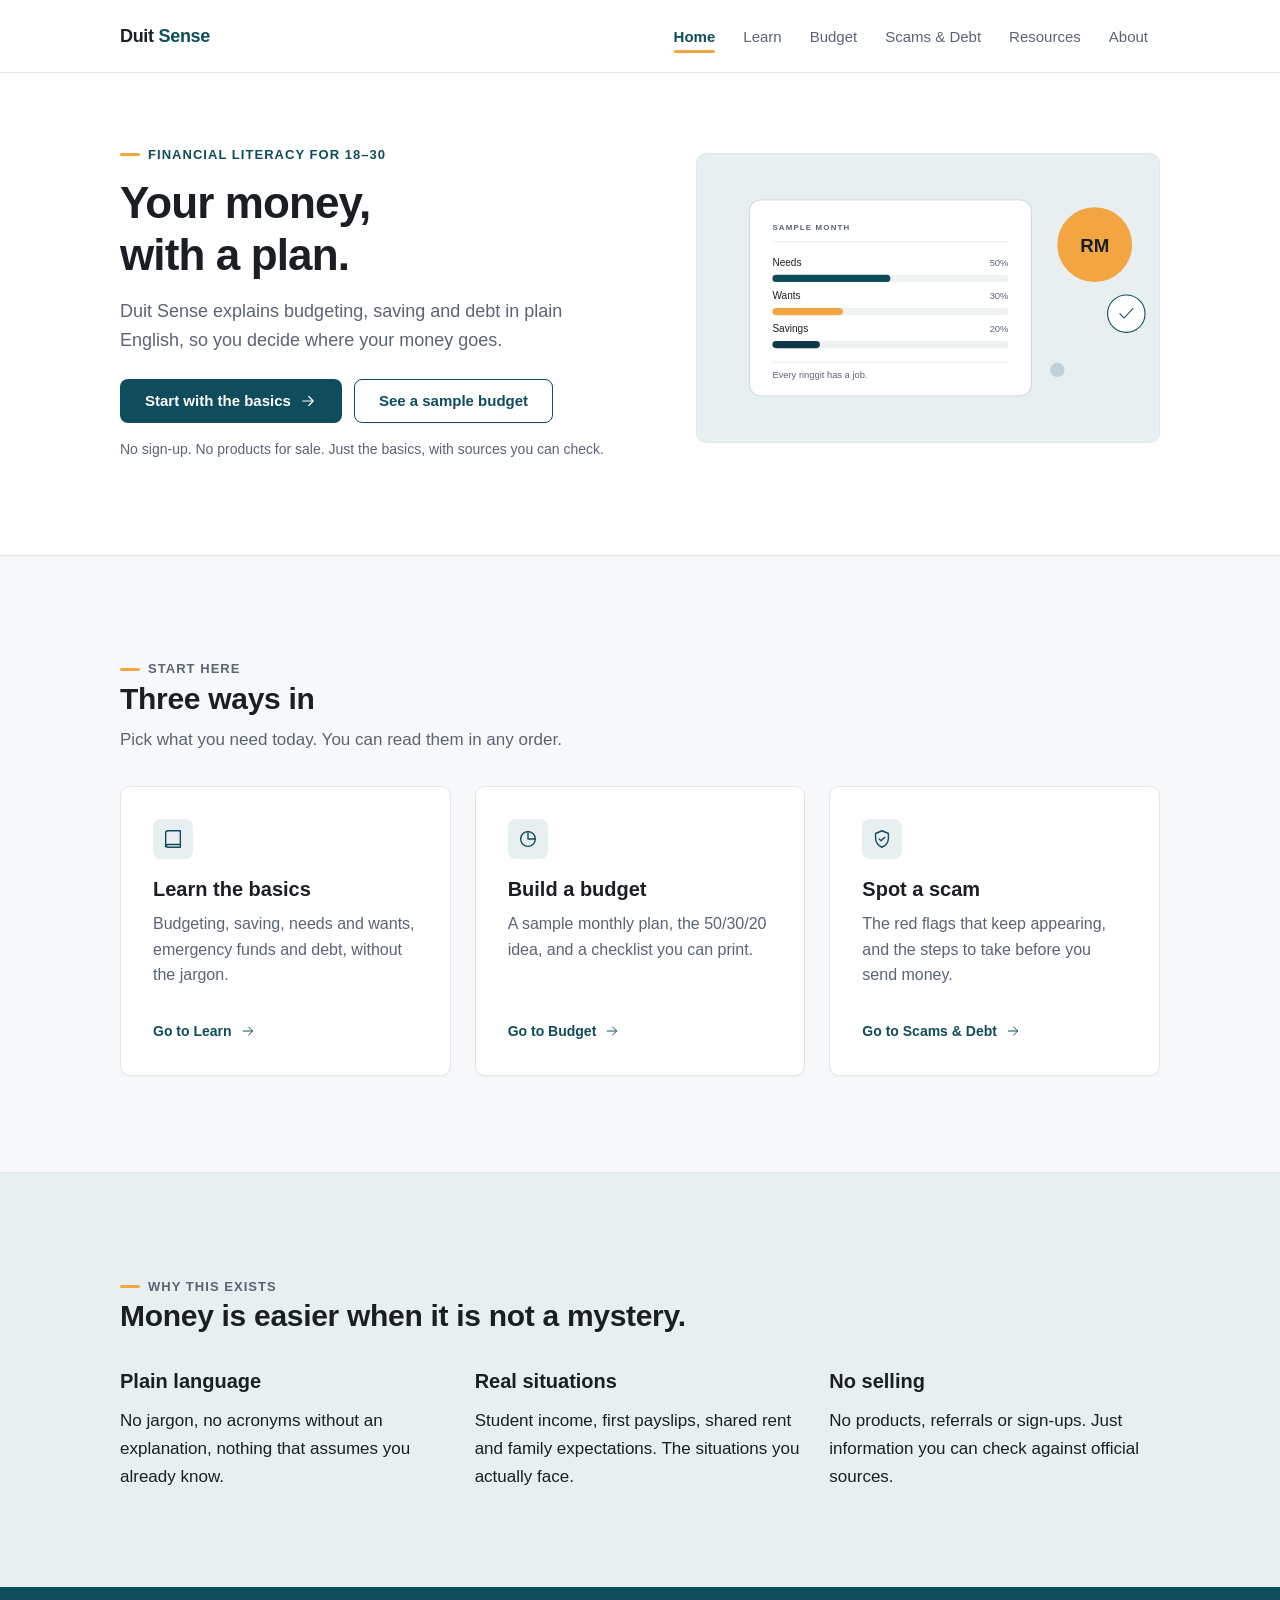
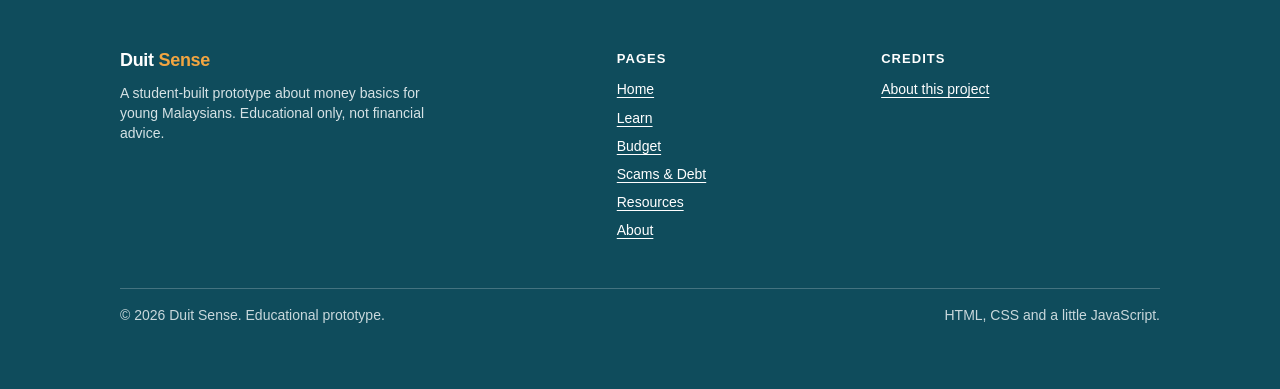
<file: hci-practical-test/index.html>
<!DOCTYPE html>
<html lang="en">
<head>
  <meta charset="utf-8">
  <meta name="viewport" content="width=device-width, initial-scale=1">
  <title>Duit Sense — Money basics for young Malaysians</title>
  <meta name="description" content="Plain-English financial literacy for Malaysians aged 18 to 30. Learn the basics, build a sample budget, and spot common scams.">
  <link rel="icon" href="data:,">
  <script>document.documentElement.classList.add("js");</script>
  <link rel="stylesheet" href="css/style.css">
</head>
<body>
  <a class="skip-link" href="#main">Skip to content</a>

  <header class="site-header">
    <div class="container header-inner">
      <a class="wordmark" href="index.html">Duit <span>Sense</span></a>

      <button class="nav-toggle" type="button" aria-expanded="false" aria-controls="site-nav">
        <span class="visually-hidden">Menu</span>
        <svg class="icon-open" aria-hidden="true" viewBox="0 0 24 24"><path d="M4 7h16M4 12h16M4 17h16"/></svg>
        <svg class="icon-close" aria-hidden="true" viewBox="0 0 24 24"><path d="M6 6l12 12M18 6L6 18"/></svg>
      </button>

      <nav class="site-nav" id="site-nav" aria-label="Main">
        <ul>
          <li><a href="index.html" aria-current="page">Home</a></li>
          <li><a href="learn.html">Learn</a></li>
          <li><a href="budget.html">Budget</a></li>
          <li><a href="scams.html">Scams &amp; Debt</a></li>
          <li><a href="resources.html">Resources</a></li>
          <li><a href="about.html">About</a></li>
        </ul>
      </nav>
    </div>
  </header>

  <main id="main">
    <section class="hero">
      <div class="container">
        <div>
          <p class="kicker">Financial literacy for 18–30</p>
          <h1>Your money, with a plan.</h1>
          <p class="hero__lede">Duit Sense explains budgeting, saving and debt in plain English, so you decide where your money goes.</p>
          <div class="hero__actions">
            <a class="btn btn--primary" href="learn.html">
              Start with the basics
              <svg aria-hidden="true" viewBox="0 0 24 24"><path d="M5 12h14M13 6l6 6-6 6"/></svg>
            </a>
            <a class="btn btn--ghost" href="budget.html">See a sample budget</a>
          </div>
          <p class="hero__note">No sign-up. No products for sale. Just the basics, with sources you can check.</p>
        </div>

        <div class="hero__art">
          <!-- {{IMG: home-hero.jpg — optional photo, 1600x1000. See images/README.txt}} -->
          <svg viewBox="0 0 640 400" role="img" aria-labelledby="hero-art-title">
            <title id="hero-art-title">Illustration of a sample monthly budget card, split into needs, wants and savings.</title>
            <rect x="72" y="64" width="392" height="272" rx="16" fill="#ffffff" stroke="#0f4c5c" stroke-opacity=".16" stroke-width="1.5"/>
            <text x="104" y="106" font-size="11" font-weight="600" letter-spacing="1.6" fill="#5a6472">SAMPLE MONTH</text>
            <line x1="104" y1="122" x2="432" y2="122" stroke="#e2e6eb"/>
            <text x="104" y="156" font-size="14" fill="#1b1f24">Needs</text>
            <text x="432" y="156" font-size="13" fill="#5a6472" text-anchor="end">50%</text>
            <rect x="104" y="168" width="328" height="10" rx="5" fill="#eef2f3"/>
            <rect x="104" y="168" width="164" height="10" rx="5" fill="#0f4c5c"/>
            <text x="104" y="202" font-size="14" fill="#1b1f24">Wants</text>
            <text x="432" y="202" font-size="13" fill="#5a6472" text-anchor="end">30%</text>
            <rect x="104" y="214" width="328" height="10" rx="5" fill="#eef2f3"/>
            <rect x="104" y="214" width="98" height="10" rx="5" fill="#f2a541"/>
            <text x="104" y="248" font-size="14" fill="#1b1f24">Savings</text>
            <text x="432" y="248" font-size="13" fill="#5a6472" text-anchor="end">20%</text>
            <rect x="104" y="260" width="328" height="10" rx="5" fill="#eef2f3"/>
            <rect x="104" y="260" width="66" height="10" rx="5" fill="#0b3945"/>
            <line x1="104" y1="290" x2="432" y2="290" stroke="#e2e6eb"/>
            <text x="104" y="312" font-size="13" fill="#5a6472">Every ringgit has a job.</text>
            <circle cx="552" cy="126" r="52" fill="#f2a541"/>
            <text x="552" y="136" font-size="26" font-weight="600" text-anchor="middle" fill="#1b1f24">RM</text>
            <circle cx="596" cy="222" r="26" fill="#ffffff" stroke="#0f4c5c" stroke-width="1.5"/>
            <path d="M587 222l6 6 12-13" fill="none" stroke="#0f4c5c" stroke-width="1.5" stroke-linecap="round" stroke-linejoin="round"/>
            <circle cx="500" cy="300" r="10" fill="#0f4c5c" opacity=".18"/>
          </svg>
        </div>
      </div>
    </section>

    <section class="section">
      <div class="container">
        <div class="section-head">
          <p class="kicker">Start here</p>
          <h2>Three ways in</h2>
          <p>Pick what you need today. You can read them in any order.</p>
        </div>

        <div class="grid grid--3">
          <a class="card card--link" href="learn.html">
            <span class="card__icon">
              <svg aria-hidden="true" viewBox="0 0 24 24"><path d="M4 5.5A2.5 2.5 0 0 1 6.5 3H20v15H6.5A2.5 2.5 0 0 0 4 20.5Z"/><path d="M20 18v3H6.5A2.5 2.5 0 0 1 4 18.5"/></svg>
            </span>
            <h3>Learn the basics</h3>
            <p>Budgeting, saving, needs and wants, emergency funds and debt, without the jargon.</p>
            <span class="card__more">
              Go to Learn
              <svg aria-hidden="true" viewBox="0 0 24 24"><path d="M5 12h14M13 6l6 6-6 6"/></svg>
            </span>
          </a>

          <a class="card card--link" href="budget.html">
            <span class="card__icon">
              <svg aria-hidden="true" viewBox="0 0 24 24"><circle cx="12" cy="12" r="8"/><path d="M12 4v8h8"/></svg>
            </span>
            <h3>Build a budget</h3>
            <p>A sample monthly plan, the 50/30/20 idea, and a checklist you can print.</p>
            <span class="card__more">
              Go to Budget
              <svg aria-hidden="true" viewBox="0 0 24 24"><path d="M5 12h14M13 6l6 6-6 6"/></svg>
            </span>
          </a>

          <a class="card card--link" href="scams.html">
            <span class="card__icon">
              <svg aria-hidden="true" viewBox="0 0 24 24"><path d="M12 3l7 3v5c0 4.4-3 8.3-7 10-4-1.7-7-5.6-7-10V6Z"/><path d="M9 12l2 2 4-4"/></svg>
            </span>
            <h3>Spot a scam</h3>
            <p>The red flags that keep appearing, and the steps to take before you send money.</p>
            <span class="card__more">
              Go to Scams &amp; Debt
              <svg aria-hidden="true" viewBox="0 0 24 24"><path d="M5 12h14M13 6l6 6-6 6"/></svg>
            </span>
          </a>
        </div>
      </div>
    </section>

    <section class="section section--tint section--bordered">
      <div class="container">
        <div class="section-head">
          <p class="kicker">Why this exists</p>
          <h2>Money is easier when it is not a mystery.</h2>
        </div>

        <div class="grid grid--3">
          <div>
            <h3>Plain language</h3>
            <p>No jargon, no acronyms without an explanation, nothing that assumes you already know.</p>
          </div>
          <div>
            <h3>Real situations</h3>
            <p>Student income, first payslips, shared rent and family expectations. The situations you actually face.</p>
          </div>
          <div>
            <h3>No selling</h3>
            <p>No products, referrals or sign-ups. Just information you can check against official sources.</p>
          </div>
        </div>
      </div>
    </section>
  </main>

  <footer class="site-footer">
    <div class="container">
      <div class="site-footer__grid">
        <div>
          <a class="wordmark" href="index.html">Duit <span>Sense</span></a>
          <p style="margin-top: var(--space-3);">A student-built prototype about money basics for young Malaysians. Educational only, not financial advice.</p>
        </div>
        <nav aria-labelledby="footer-nav-title">
          <h2 id="footer-nav-title">Pages</h2>
          <ul>
            <li><a href="index.html" aria-current="page">Home</a></li>
            <li><a href="learn.html">Learn</a></li>
            <li><a href="budget.html">Budget</a></li>
            <li><a href="scams.html">Scams &amp; Debt</a></li>
            <li><a href="resources.html">Resources</a></li>
            <li><a href="about.html">About</a></li>
          </ul>
        </nav>
        <div>
          <h2>Credits</h2>
          <p><a href="about.html">About this project</a></p>
        </div>
      </div>
      <div class="site-footer__bottom">
        <p>© 2026 Duit Sense. Educational prototype.</p>
        <p>HTML, CSS and a little JavaScript.</p>
      </div>
    </div>
  </footer>

  <script src="js/main.js" defer></script>
</body>
</html>
</file>
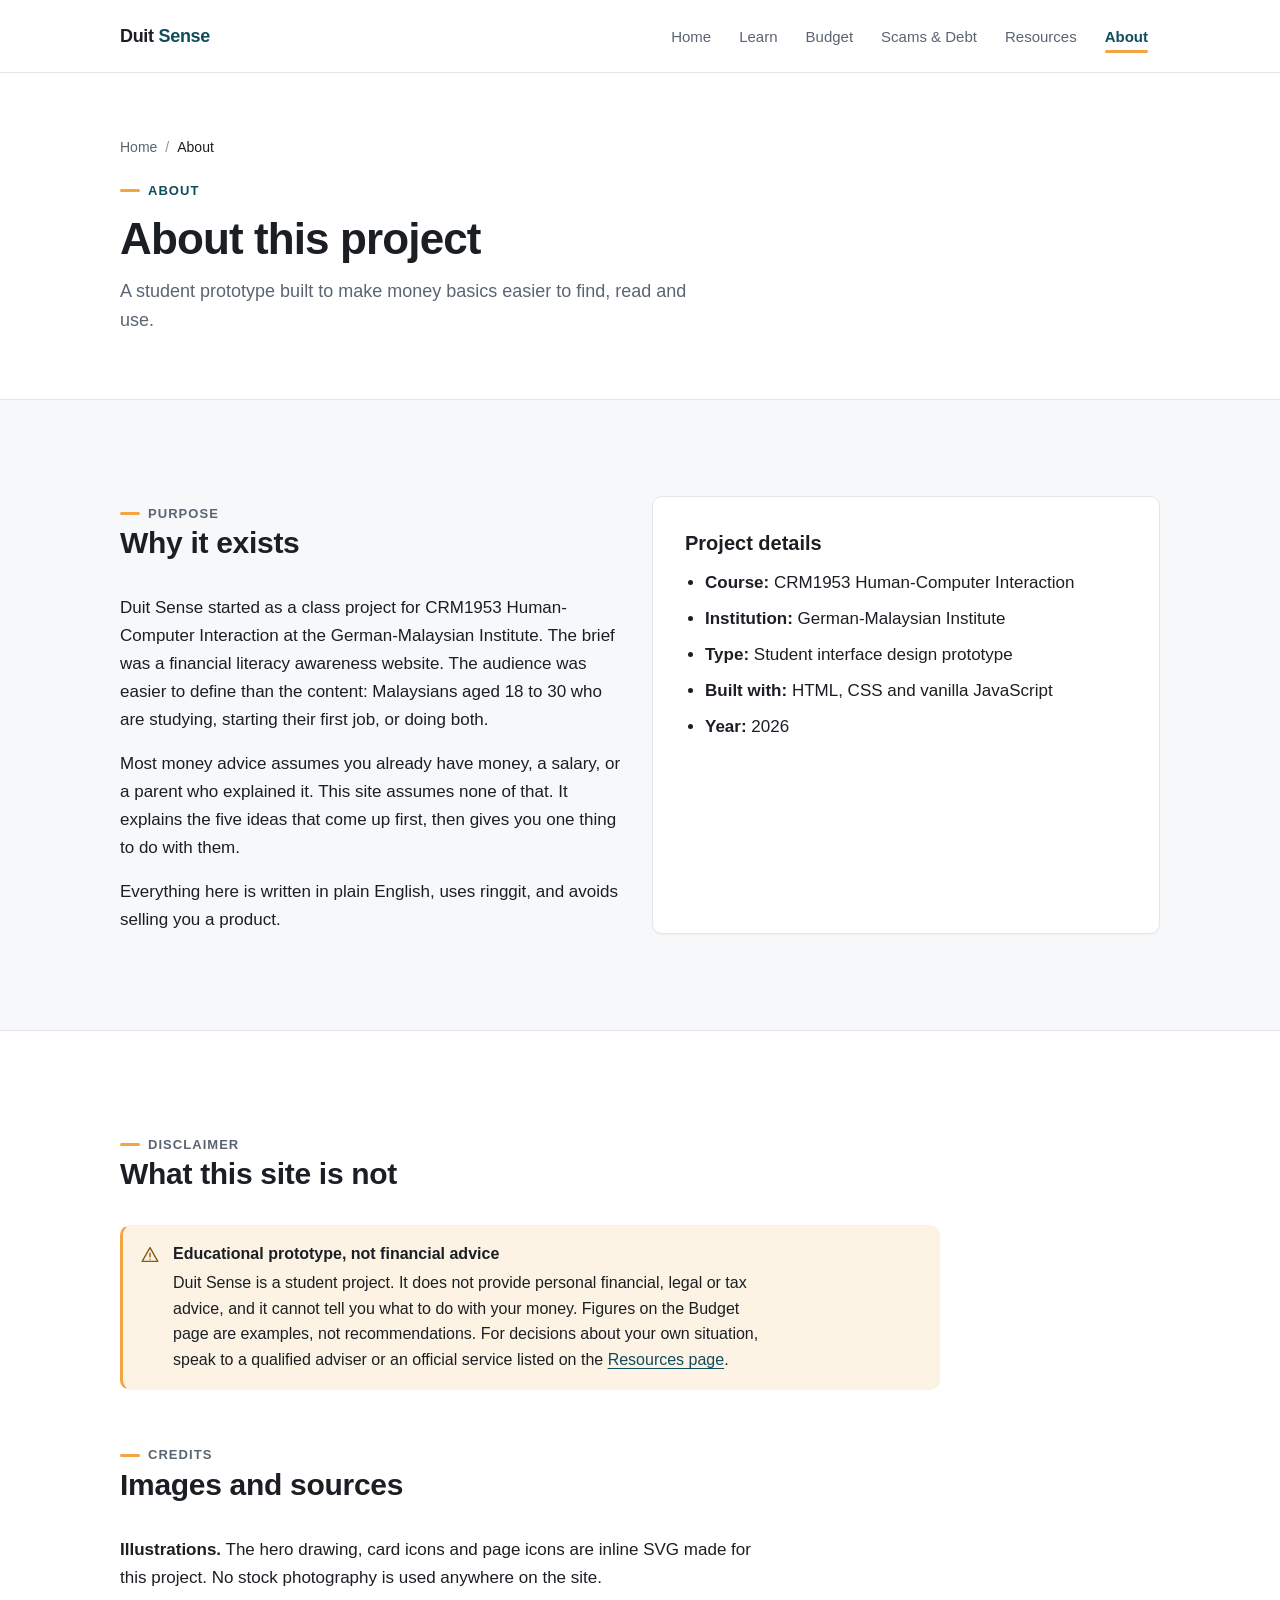
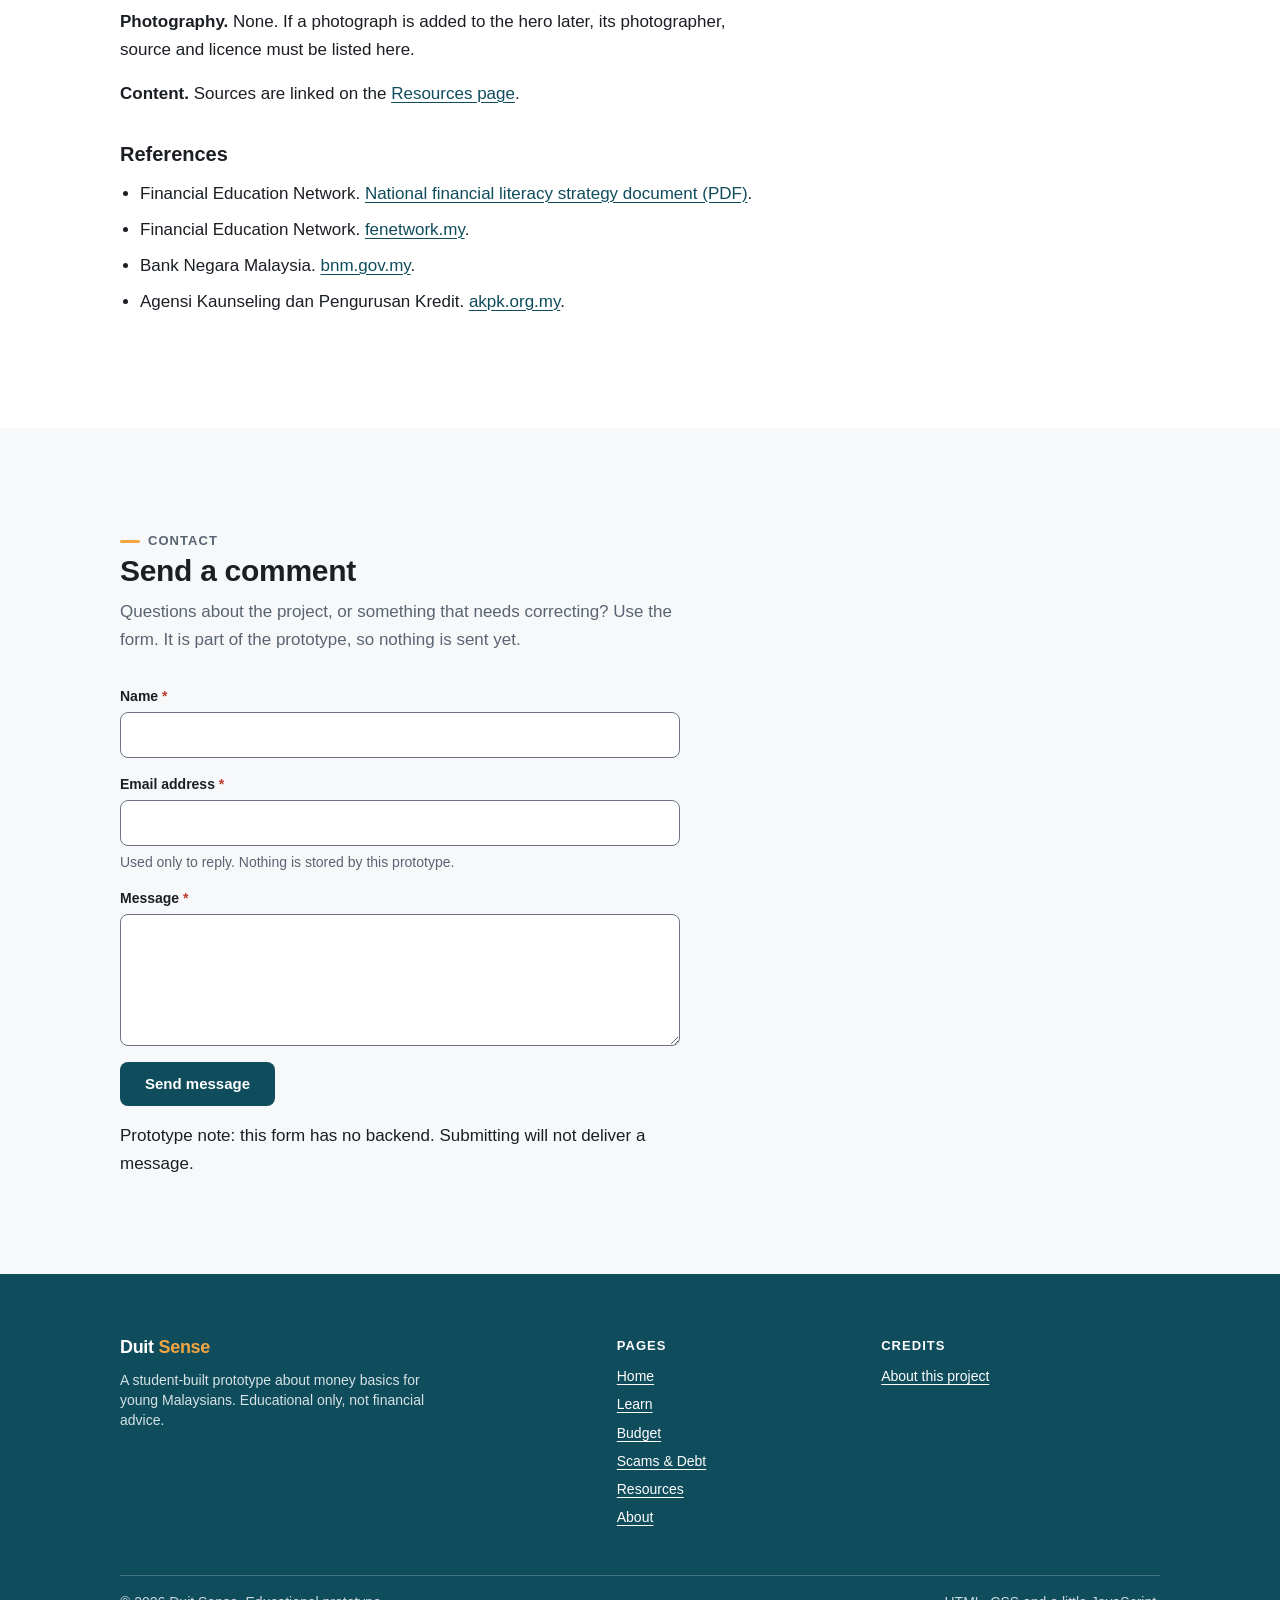
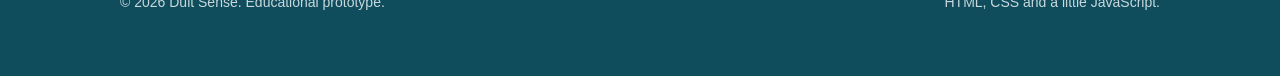
<file: hci-practical-test/about.html>
<!DOCTYPE html>
<html lang="en">
<head>
  <meta charset="utf-8">
  <meta name="viewport" content="width=device-width, initial-scale=1">
  <title>About this project — Duit Sense</title>
  <meta name="description" content="About Duit Sense: a student-built financial literacy prototype, its disclaimer, image credits, references and contact form.">
  <link rel="icon" href="data:,">
  <script>document.documentElement.classList.add("js");</script>
  <link rel="stylesheet" href="css/style.css">
</head>
<body>
  <a class="skip-link" href="#main">Skip to content</a>

  <header class="site-header">
    <div class="container header-inner">
      <a class="wordmark" href="index.html">Duit <span>Sense</span></a>

      <button class="nav-toggle" type="button" aria-expanded="false" aria-controls="site-nav">
        <span class="visually-hidden">Menu</span>
        <svg class="icon-open" aria-hidden="true" viewBox="0 0 24 24"><path d="M4 7h16M4 12h16M4 17h16"/></svg>
        <svg class="icon-close" aria-hidden="true" viewBox="0 0 24 24"><path d="M6 6l12 12M18 6L6 18"/></svg>
      </button>

      <nav class="site-nav" id="site-nav" aria-label="Main">
        <ul>
          <li><a href="index.html">Home</a></li>
          <li><a href="learn.html">Learn</a></li>
          <li><a href="budget.html">Budget</a></li>
          <li><a href="scams.html">Scams &amp; Debt</a></li>
          <li><a href="resources.html">Resources</a></li>
          <li><a href="about.html" aria-current="page">About</a></li>
        </ul>
      </nav>
    </div>
  </header>

  <main id="main">
    <header class="page-header">
      <div class="container">
        <nav class="breadcrumb" aria-label="Breadcrumb">
          <ol>
            <li><a href="index.html">Home</a></li>
            <li><span aria-current="page">About</span></li>
          </ol>
        </nav>
        <p class="kicker">About</p>
        <h1>About this project</h1>
        <p class="lede">A student prototype built to make money basics easier to find, read and use.</p>
      </div>
    </header>

    <section class="section">
      <div class="container">
        <div class="grid grid--2">
          <div>
            <div class="section-head">
              <p class="kicker">Purpose</p>
              <h2>Why it exists</h2>
            </div>
            <p>Duit Sense started as a class project for CRM1953 Human-Computer Interaction at the German-Malaysian Institute. The brief was a financial literacy awareness website. The audience was easier to define than the content: Malaysians aged 18 to 30 who are studying, starting their first job, or doing both.</p>
            <p>Most money advice assumes you already have money, a salary, or a parent who explained it. This site assumes none of that. It explains the five ideas that come up first, then gives you one thing to do with them.</p>
            <p>Everything here is written in plain English, uses ringgit, and avoids selling you a product.</p>
          </div>

          <aside class="card">
            <h2>Project details</h2>
            <ul>
              <li><strong>Course:</strong> CRM1953 Human-Computer Interaction</li>
              <li><strong>Institution:</strong> German-Malaysian Institute</li>
              <li><strong>Type:</strong> Student interface design prototype</li>
              <li><strong>Built with:</strong> HTML, CSS and vanilla JavaScript</li>
              <li><strong>Year:</strong> 2026</li>
            </ul>
          </aside>
        </div>
      </div>
    </section>

    <section class="section section--surface section--bordered">
      <div class="container">
        <div class="narrow">
          <div class="section-head">
            <p class="kicker">Disclaimer</p>
            <h2>What this site is not</h2>
          </div>

          <div class="callout callout--warning">
            <svg aria-hidden="true" viewBox="0 0 24 24"><path d="M12 4l8.5 15h-17Z"/><path d="M12 10v4M12 16.5h.01"/></svg>
            <div>
              <h3>Educational prototype, not financial advice</h3>
              <p>Duit Sense is a student project. It does not provide personal financial, legal or tax advice, and it cannot tell you what to do with your money. Figures on the Budget page are examples, not recommendations. For decisions about your own situation, speak to a qualified adviser or an official service listed on the <a href="resources.html">Resources page</a>.</p>
            </div>
          </div>

          <div class="section-head" style="margin-top: var(--space-7);">
            <p class="kicker">Credits</p>
            <h2>Images and sources</h2>
          </div>

          <div class="stack">
            <p><strong>Illustrations.</strong> The hero drawing, card icons and page icons are inline SVG made for this project. No stock photography is used anywhere on the site.</p>
            <p><strong>Photography.</strong> None. If a photograph is added to the hero later, its photographer, source and licence must be listed here.</p>
            <p><strong>Content.</strong> Sources are linked on the <a href="resources.html">Resources page</a>.</p>
          </div>

          <h3 style="margin-top: var(--space-6);">References</h3>
          <ul>
            <li>Financial Education Network. <a href="https://www.fenetwork.my/wp-content/uploads/2025/10/FEN_NS2_ENG_Interactive_FA_LowRes.pdf">National financial literacy strategy document (PDF)</a>.</li>
            <li>Financial Education Network. <a href="https://www.fenetwork.my">fenetwork.my</a>.</li>
            <li>Bank Negara Malaysia. <a href="https://www.bnm.gov.my">bnm.gov.my</a>.</li>
            <li>Agensi Kaunseling dan Pengurusan Kredit. <a href="https://www.akpk.org.my">akpk.org.my</a>.</li>
          </ul>
        </div>
      </div>
    </section>

    <section class="section">
      <div class="container">
        <div class="narrow">
          <div class="section-head">
            <p class="kicker">Contact</p>
            <h2>Send a comment</h2>
            <p>Questions about the project, or something that needs correcting? Use the form. It is part of the prototype, so nothing is sent yet.</p>
          </div>

          <form class="form" action="#" method="post">
            <div class="field">
              <label for="contact-name">Name <span class="req" aria-hidden="true">*</span></label>
              <input class="input" id="contact-name" name="name" type="text" autocomplete="name" required>
            </div>
            <div class="field">
              <label for="contact-email">Email address <span class="req" aria-hidden="true">*</span></label>
              <input class="input" id="contact-email" name="email" type="email" autocomplete="email" required>
              <p class="hint">Used only to reply. Nothing is stored by this prototype.</p>
            </div>
            <div class="field">
              <label for="contact-message">Message <span class="req" aria-hidden="true">*</span></label>
              <textarea class="textarea" id="contact-message" name="message" required></textarea>
            </div>
            <div>
              <button class="btn btn--primary" type="submit">Send message</button>
            </div>
            <p class="hint">Prototype note: this form has no backend. Submitting will not deliver a message.</p>
          </form>
        </div>
      </div>
    </section>
  </main>

  <footer class="site-footer">
    <div class="container">
      <div class="site-footer__grid">
        <div>
          <a class="wordmark" href="index.html">Duit <span>Sense</span></a>
          <p style="margin-top: var(--space-3);">A student-built prototype about money basics for young Malaysians. Educational only, not financial advice.</p>
        </div>
        <nav aria-labelledby="footer-nav-title">
          <h2 id="footer-nav-title">Pages</h2>
          <ul>
            <li><a href="index.html">Home</a></li>
            <li><a href="learn.html">Learn</a></li>
            <li><a href="budget.html">Budget</a></li>
            <li><a href="scams.html">Scams &amp; Debt</a></li>
            <li><a href="resources.html">Resources</a></li>
            <li><a href="about.html" aria-current="page">About</a></li>
          </ul>
        </nav>
        <div>
          <h2>Credits</h2>
          <p><a href="about.html">About this project</a></p>
        </div>
      </div>
      <div class="site-footer__bottom">
        <p>© 2026 Duit Sense. Educational prototype.</p>
        <p>HTML, CSS and a little JavaScript.</p>
      </div>
    </div>
  </footer>

  <script src="js/main.js" defer></script>
</body>
</html>
</file>
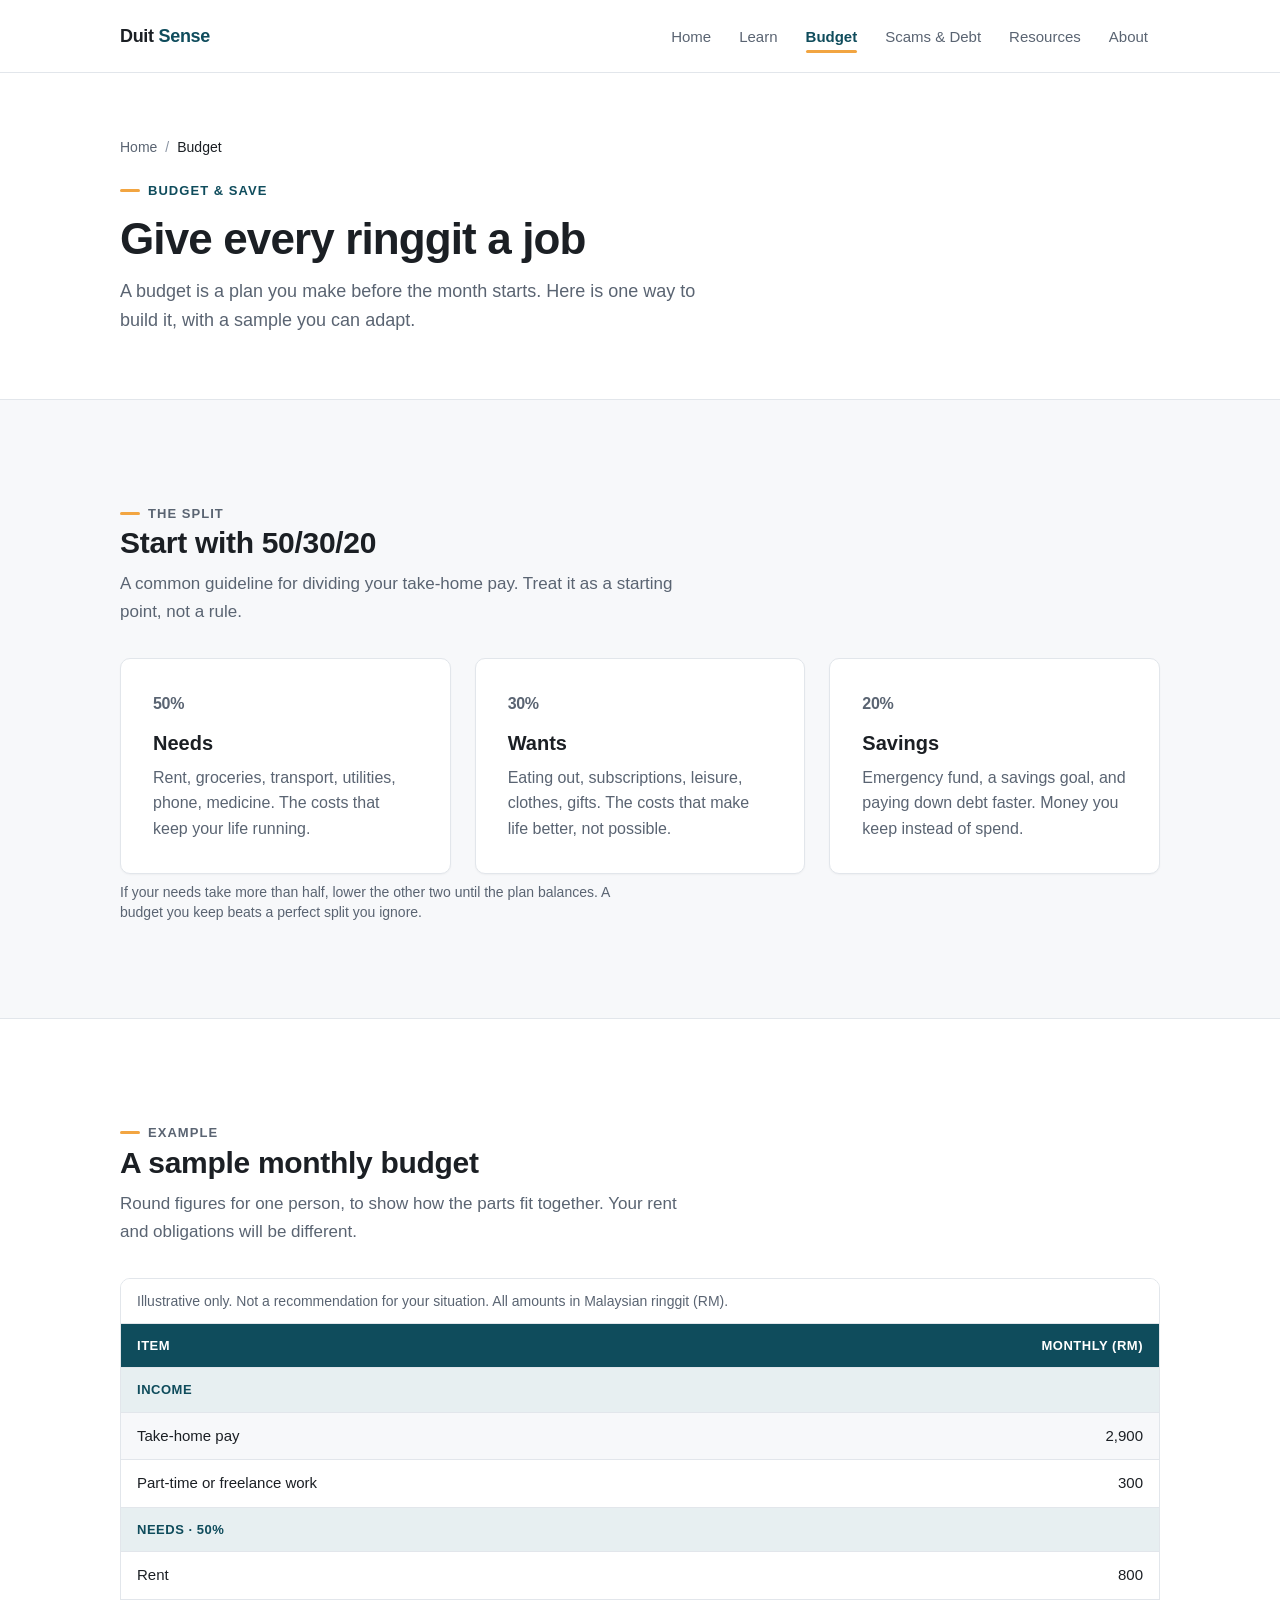
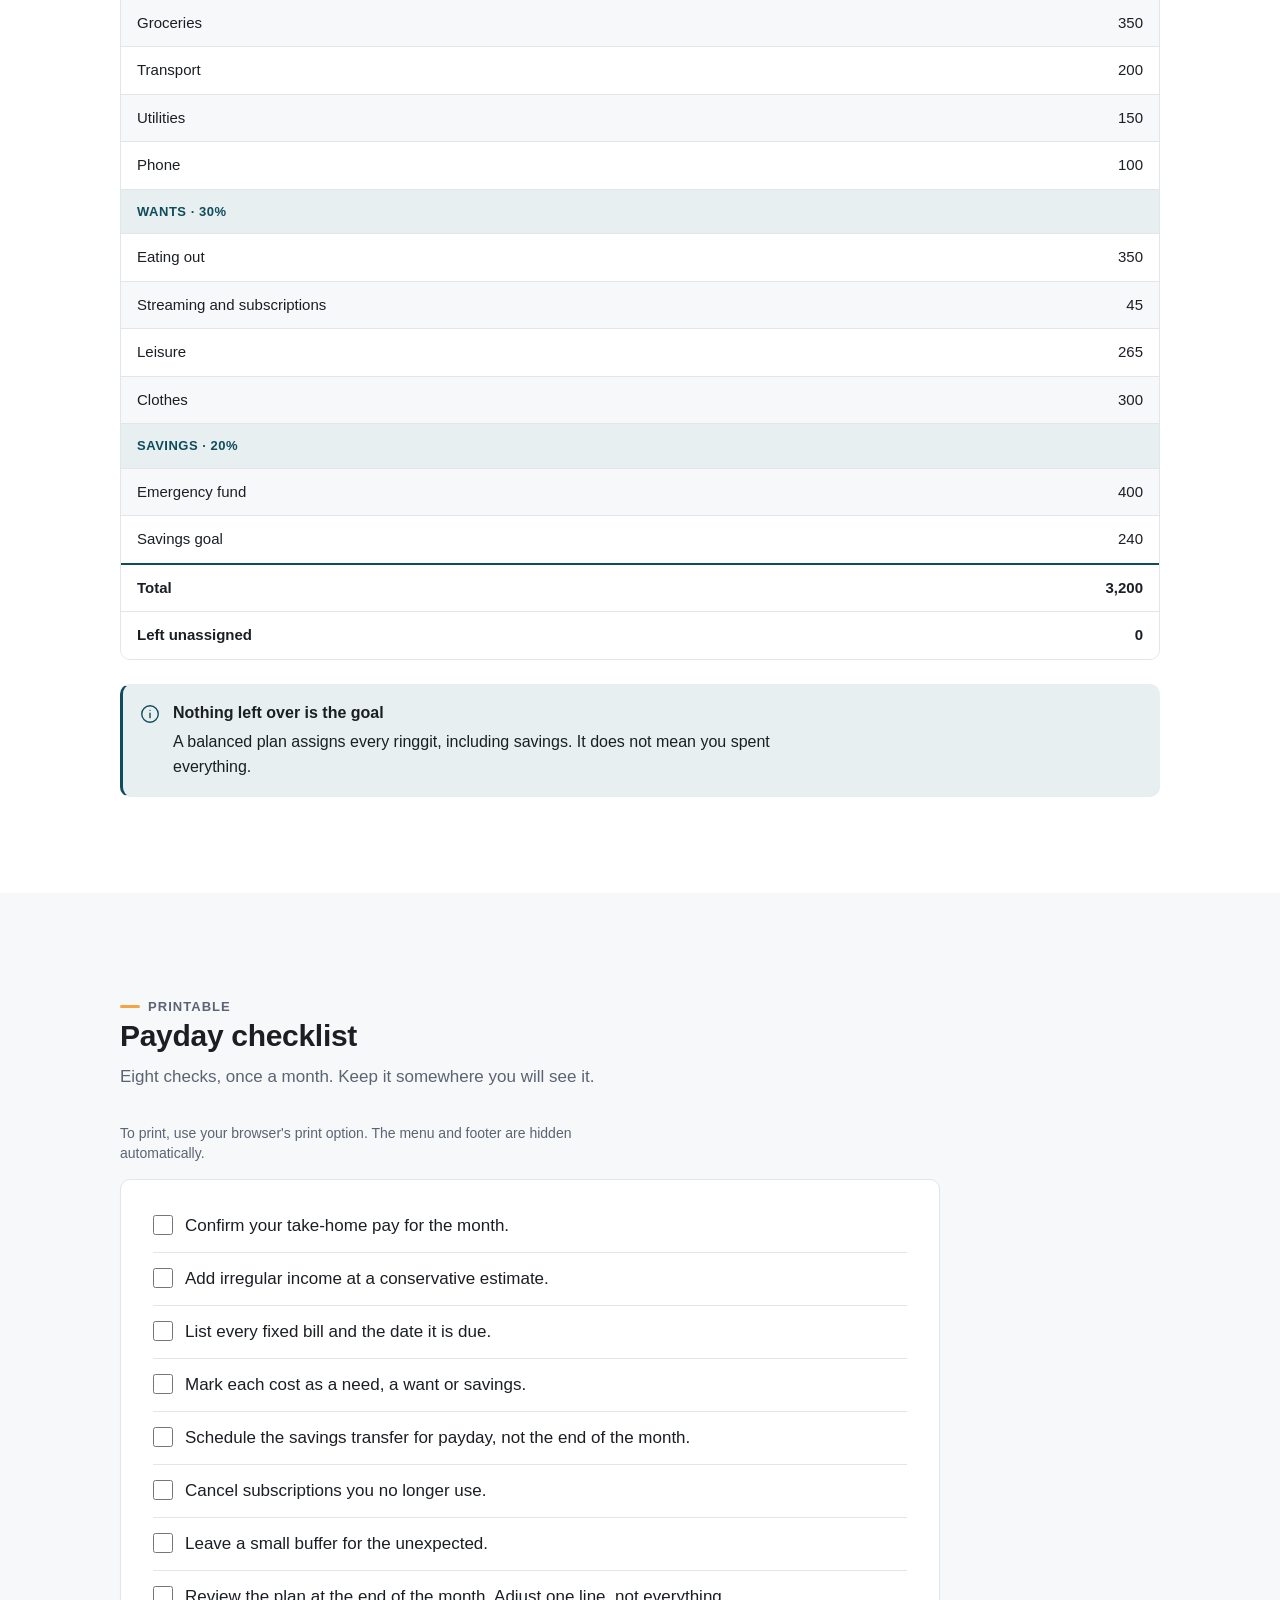
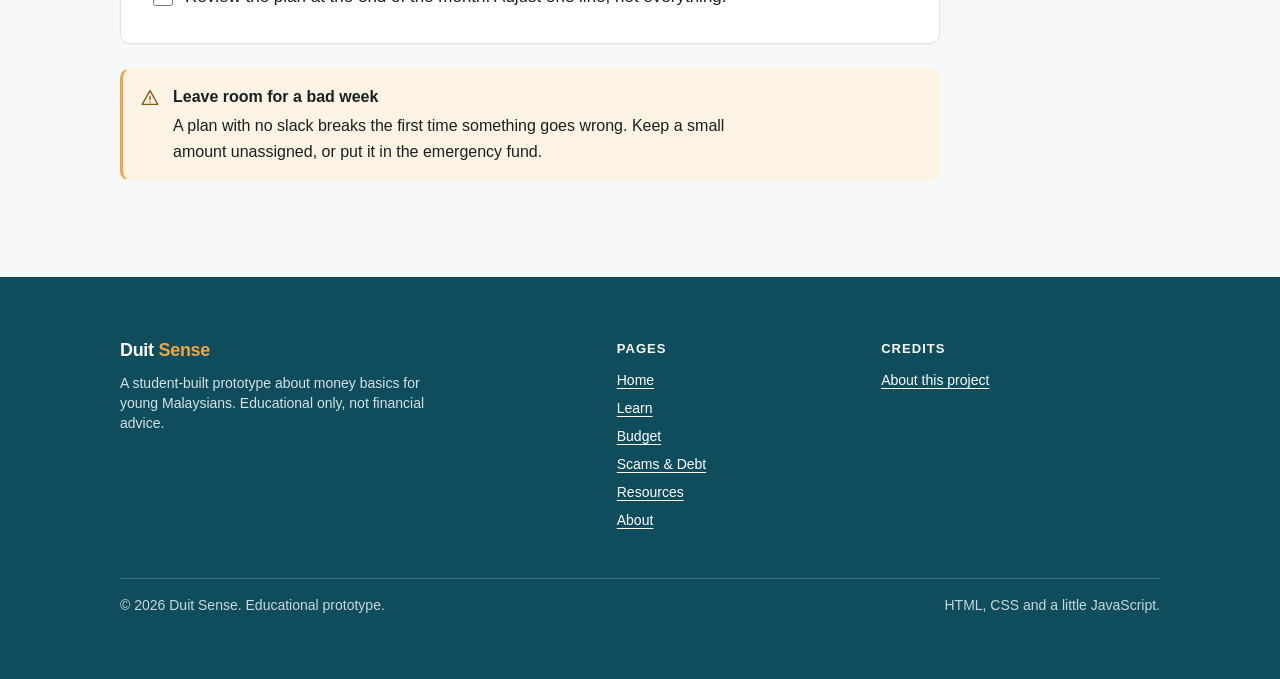
<file: hci-practical-test/budget.html>
<!DOCTYPE html>
<html lang="en">
<head>
  <meta charset="utf-8">
  <meta name="viewport" content="width=device-width, initial-scale=1">
  <title>Budget and save — Duit Sense</title>
  <meta name="description" content="A sample monthly budget in ringgit, the 50/30/20 guideline, and a printable payday checklist for students and early-career workers.">
  <link rel="icon" href="data:,">
  <script>document.documentElement.classList.add("js");</script>
  <link rel="stylesheet" href="css/style.css">
</head>
<body>
  <a class="skip-link" href="#main">Skip to content</a>

  <header class="site-header">
    <div class="container header-inner">
      <a class="wordmark" href="index.html">Duit <span>Sense</span></a>

      <button class="nav-toggle" type="button" aria-expanded="false" aria-controls="site-nav">
        <span class="visually-hidden">Menu</span>
        <svg class="icon-open" aria-hidden="true" viewBox="0 0 24 24"><path d="M4 7h16M4 12h16M4 17h16"/></svg>
        <svg class="icon-close" aria-hidden="true" viewBox="0 0 24 24"><path d="M6 6l12 12M18 6L6 18"/></svg>
      </button>

      <nav class="site-nav" id="site-nav" aria-label="Main">
        <ul>
          <li><a href="index.html">Home</a></li>
          <li><a href="learn.html">Learn</a></li>
          <li><a href="budget.html" aria-current="page">Budget</a></li>
          <li><a href="scams.html">Scams &amp; Debt</a></li>
          <li><a href="resources.html">Resources</a></li>
          <li><a href="about.html">About</a></li>
        </ul>
      </nav>
    </div>
  </header>

  <main id="main">
    <header class="page-header">
      <div class="container">
        <nav class="breadcrumb" aria-label="Breadcrumb">
          <ol>
            <li><a href="index.html">Home</a></li>
            <li><span aria-current="page">Budget</span></li>
          </ol>
        </nav>
        <p class="kicker">Budget &amp; save</p>
        <h1>Give every ringgit a job</h1>
        <p class="lede">A budget is a plan you make before the month starts. Here is one way to build it, with a sample you can adapt.</p>
      </div>
    </header>

    <section class="section">
      <div class="container">
        <div class="section-head">
          <p class="kicker">The split</p>
          <h2>Start with 50/30/20</h2>
          <p>A common guideline for dividing your take-home pay. Treat it as a starting point, not a rule. </p>
        </div>

        <div class="grid grid--3">
          <article class="card">
            <p class="card__figure">50%</p>
            <h3>Needs</h3>
            <p>Rent, groceries, transport, utilities, phone, medicine. The costs that keep your life running.</p>
          </article>
          <article class="card">
            <p class="card__figure">30%</p>
            <h3>Wants</h3>
            <p>Eating out, subscriptions, leisure, clothes, gifts. The costs that make life better, not possible.</p>
          </article>
          <article class="card">
            <p class="card__figure">20%</p>
            <h3>Savings</h3>
            <p>Emergency fund, a savings goal, and paying down debt faster. Money you keep instead of spend.</p>
          </article>
        </div>

        <p class="credit">If your needs take more than half, lower the other two until the plan balances. A budget you keep beats a perfect split you ignore.</p>
      </div>
    </section>

    <section class="section section--surface section--bordered">
      <div class="container">
        <div class="section-head">
          <p class="kicker">Example</p>
          <h2>A sample monthly budget</h2>
          <p>Round figures for one person, to show how the parts fit together. Your rent and obligations will be different.</p>
        </div>

        <div class="table-wrap">
          <table class="table">
            <caption>Illustrative only. Not a recommendation for your situation. All amounts in Malaysian ringgit (RM).</caption>
            <thead>
              <tr>
                <th scope="col">Item</th>
                <th scope="col" class="num">Monthly (RM)</th>
              </tr>
            </thead>
            <tbody>
              <tr class="table__group"><th scope="colgroup" colspan="2">Income</th></tr>
              <tr><td>Take-home pay</td><td class="num">2,900</td></tr>
              <tr><td>Part-time or freelance work</td><td class="num">300</td></tr>

              <tr class="table__group"><th scope="colgroup" colspan="2">Needs · 50%</th></tr>
              <tr><td>Rent</td><td class="num">800</td></tr>
              <tr><td>Groceries</td><td class="num">350</td></tr>
              <tr><td>Transport</td><td class="num">200</td></tr>
              <tr><td>Utilities</td><td class="num">150</td></tr>
              <tr><td>Phone</td><td class="num">100</td></tr>

              <tr class="table__group"><th scope="colgroup" colspan="2">Wants · 30%</th></tr>
              <tr><td>Eating out</td><td class="num">350</td></tr>
              <tr><td>Streaming and subscriptions</td><td class="num">45</td></tr>
              <tr><td>Leisure</td><td class="num">265</td></tr>
              <tr><td>Clothes</td><td class="num">300</td></tr>

              <tr class="table__group"><th scope="colgroup" colspan="2">Savings · 20%</th></tr>
              <tr><td>Emergency fund</td><td class="num">400</td></tr>
              <tr><td>Savings goal</td><td class="num">240</td></tr>
            </tbody>
            <tfoot>
              <tr><th scope="row">Total</th><td class="num">3,200</td></tr>
              <tr><th scope="row">Left unassigned</th><td class="num">0</td></tr>
            </tfoot>
          </table>
        </div>

        <div class="callout callout--info" style="margin-top: var(--space-5);">
          <svg aria-hidden="true" viewBox="0 0 24 24"><circle cx="12" cy="12" r="9"/><path d="M12 11v5M12 8h.01"/></svg>
          <div>
            <h3>Nothing left over is the goal</h3>
            <p>A balanced plan assigns every ringgit, including savings. It does not mean you spent everything.</p>
          </div>
        </div>
      </div>
    </section>

    <section class="section">
      <div class="container">
        <div class="narrow">
          <div class="section-head">
            <p class="kicker">Printable</p>
            <h2>Payday checklist</h2>
            <p>Eight checks, once a month. Keep it somewhere you will see it.</p>
          </div>

          <p class="credit no-print">To print, use your browser's print option. The menu and footer are hidden automatically.</p>

          <div class="card" style="margin-top: var(--space-4);">
            <ul class="checklist">
              <li>
                <input type="checkbox" id="pay-1">
                <label for="pay-1">Confirm your take-home pay for the month.</label>
              </li>
              <li>
                <input type="checkbox" id="pay-2">
                <label for="pay-2">Add irregular income at a conservative estimate.</label>
              </li>
              <li>
                <input type="checkbox" id="pay-3">
                <label for="pay-3">List every fixed bill and the date it is due.</label>
              </li>
              <li>
                <input type="checkbox" id="pay-4">
                <label for="pay-4">Mark each cost as a need, a want or savings.</label>
              </li>
              <li>
                <input type="checkbox" id="pay-5">
                <label for="pay-5">Schedule the savings transfer for payday, not the end of the month.</label>
              </li>
              <li>
                <input type="checkbox" id="pay-6">
                <label for="pay-6">Cancel subscriptions you no longer use.</label>
              </li>
              <li>
                <input type="checkbox" id="pay-7">
                <label for="pay-7">Leave a small buffer for the unexpected.</label>
              </li>
              <li>
                <input type="checkbox" id="pay-8">
                <label for="pay-8">Review the plan at the end of the month. Adjust one line, not everything.</label>
              </li>
            </ul>
          </div>

          <div class="callout callout--warning" style="margin-top: var(--space-5);">
            <svg aria-hidden="true" viewBox="0 0 24 24"><path d="M12 4l8.5 15h-17Z"/><path d="M12 10v4M12 16.5h.01"/></svg>
            <div>
              <h3>Leave room for a bad week</h3>
              <p>A plan with no slack breaks the first time something goes wrong. Keep a small amount unassigned, or put it in the emergency fund.</p>
            </div>
          </div>
        </div>
      </div>
    </section>
  </main>

  <footer class="site-footer">
    <div class="container">
      <div class="site-footer__grid">
        <div>
          <a class="wordmark" href="index.html">Duit <span>Sense</span></a>
          <p style="margin-top: var(--space-3);">A student-built prototype about money basics for young Malaysians. Educational only, not financial advice.</p>
        </div>
        <nav aria-labelledby="footer-nav-title">
          <h2 id="footer-nav-title">Pages</h2>
          <ul>
            <li><a href="index.html">Home</a></li>
            <li><a href="learn.html">Learn</a></li>
            <li><a href="budget.html" aria-current="page">Budget</a></li>
            <li><a href="scams.html">Scams &amp; Debt</a></li>
            <li><a href="resources.html">Resources</a></li>
            <li><a href="about.html">About</a></li>
          </ul>
        </nav>
        <div>
          <h2>Credits</h2>
          <p><a href="about.html">About this project</a></p>
        </div>
      </div>
      <div class="site-footer__bottom">
        <p>© 2026 Duit Sense. Educational prototype.</p>
        <p>HTML, CSS and a little JavaScript.</p>
      </div>
    </div>
  </footer>

  <script src="js/main.js" defer></script>
</body>
</html>
</file>
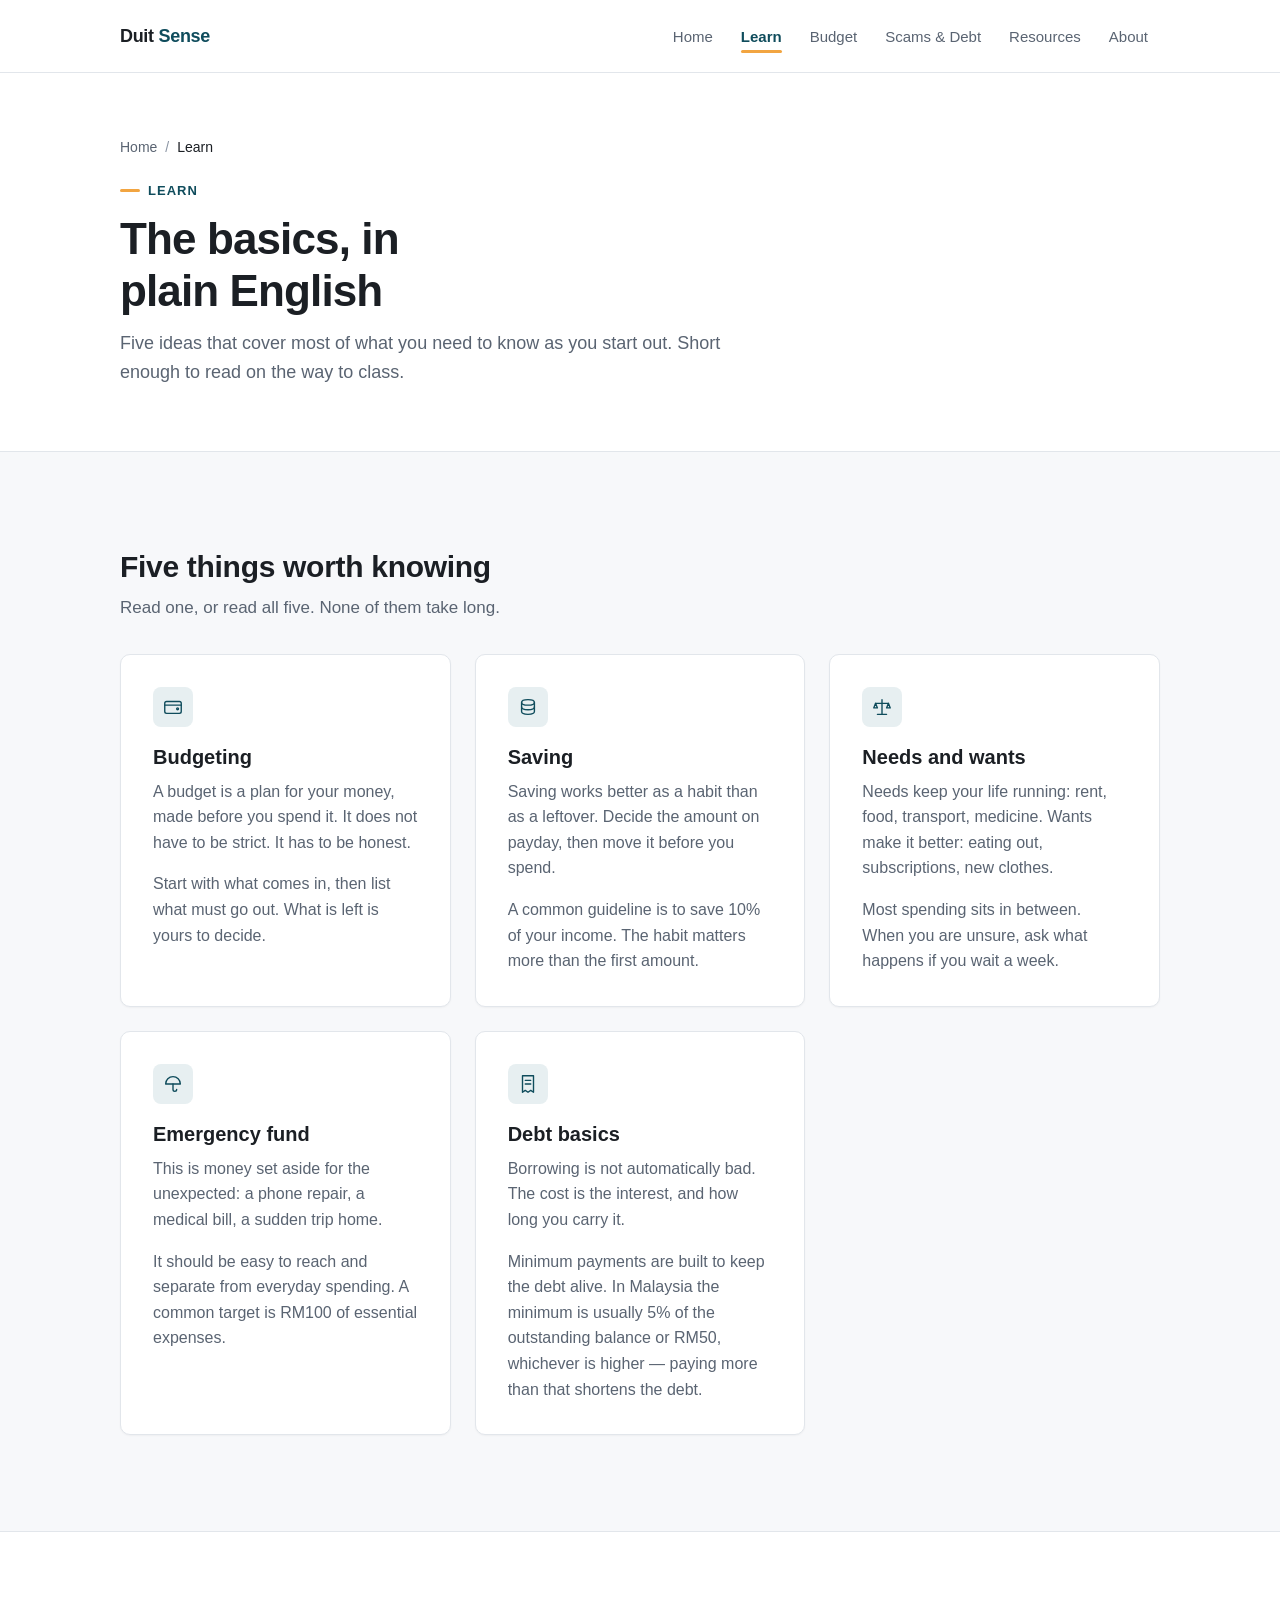
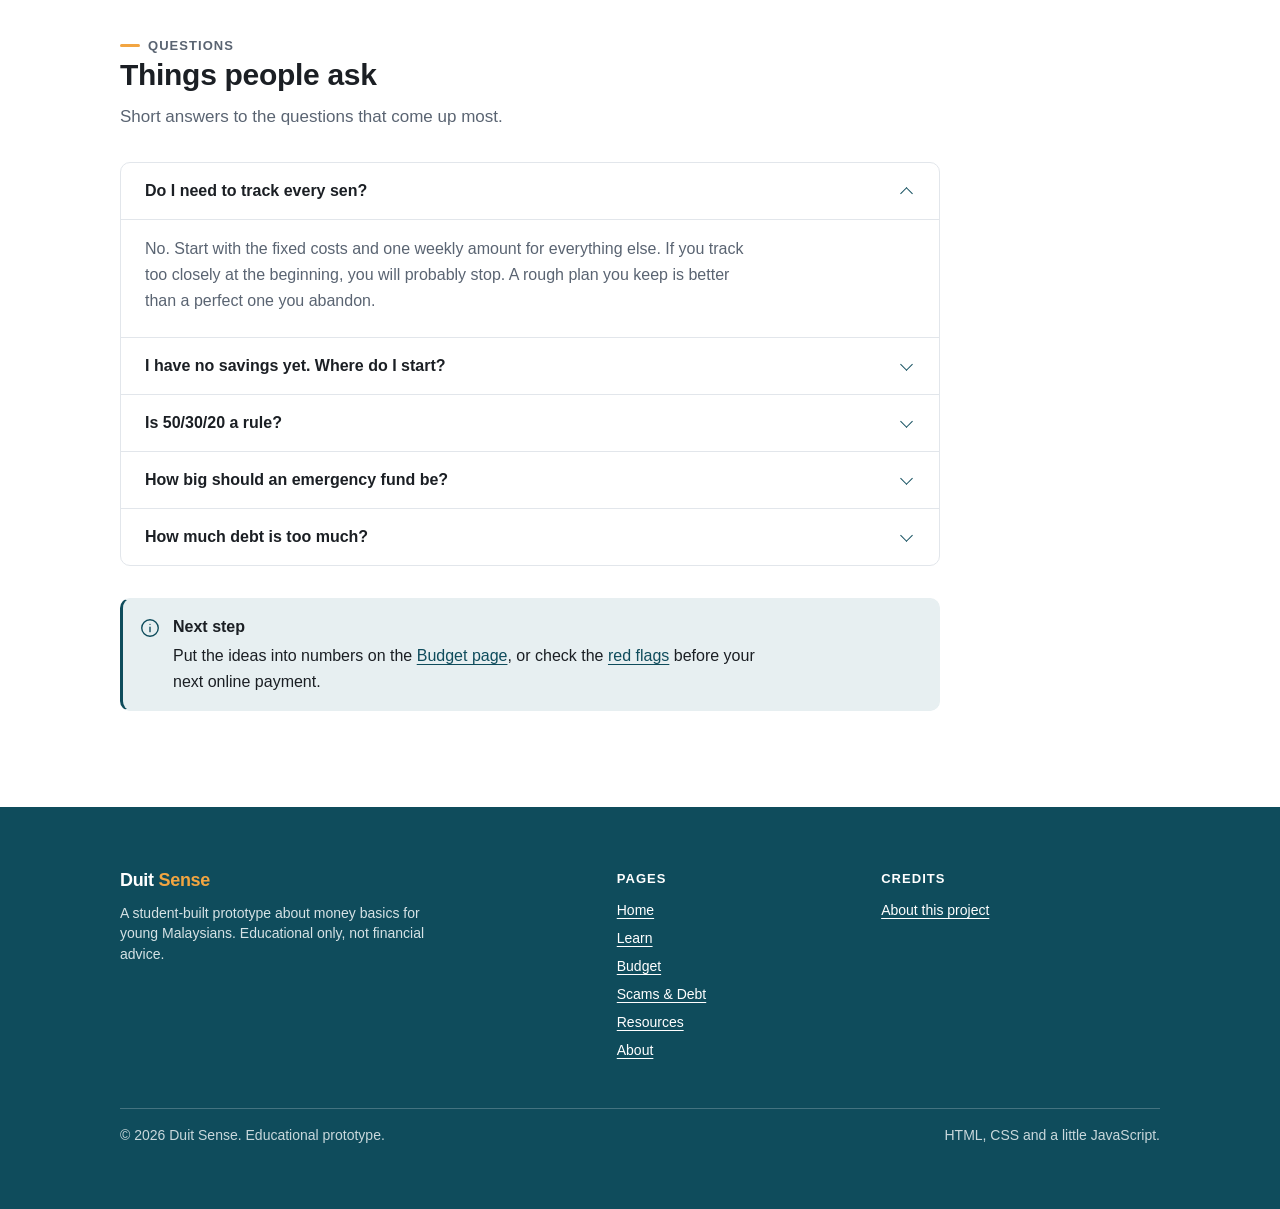
<file: hci-practical-test/learn.html>
<!DOCTYPE html>
<html lang="en">
<head>
  <meta charset="utf-8">
  <meta name="viewport" content="width=device-width, initial-scale=1">
  <title>Learn the basics — Duit Sense</title>
  <meta name="description" content="Budgeting, saving, needs versus wants, emergency funds and debt, explained in plain English for young Malaysians.">
  <link rel="icon" href="data:,">
  <script>document.documentElement.classList.add("js");</script>
  <link rel="stylesheet" href="css/style.css">
</head>
<body>
  <a class="skip-link" href="#main">Skip to content</a>

  <header class="site-header">
    <div class="container header-inner">
      <a class="wordmark" href="index.html">Duit <span>Sense</span></a>

      <button class="nav-toggle" type="button" aria-expanded="false" aria-controls="site-nav">
        <span class="visually-hidden">Menu</span>
        <svg class="icon-open" aria-hidden="true" viewBox="0 0 24 24"><path d="M4 7h16M4 12h16M4 17h16"/></svg>
        <svg class="icon-close" aria-hidden="true" viewBox="0 0 24 24"><path d="M6 6l12 12M18 6L6 18"/></svg>
      </button>

      <nav class="site-nav" id="site-nav" aria-label="Main">
        <ul>
          <li><a href="index.html">Home</a></li>
          <li><a href="learn.html" aria-current="page">Learn</a></li>
          <li><a href="budget.html">Budget</a></li>
          <li><a href="scams.html">Scams &amp; Debt</a></li>
          <li><a href="resources.html">Resources</a></li>
          <li><a href="about.html">About</a></li>
        </ul>
      </nav>
    </div>
  </header>

  <main id="main">
    <header class="page-header">
      <div class="container">
        <nav class="breadcrumb" aria-label="Breadcrumb">
          <ol>
            <li><a href="index.html">Home</a></li>
            <li><span aria-current="page">Learn</span></li>
          </ol>
        </nav>
        <p class="kicker">Learn</p>
        <h1>The basics, in plain English</h1>
        <p class="lede">Five ideas that cover most of what you need to know as you start out. Short enough to read on the way to class.</p>
      </div>
    </header>

    <section class="section">
      <div class="container">
        <div class="section-head">
          <h2>Five things worth knowing</h2>
          <p>Read one, or read all five. None of them take long.</p>
        </div>

        <div class="grid grid--auto">
          <article class="card">
            <span class="card__icon">
              <svg aria-hidden="true" viewBox="0 0 24 24"><rect x="3" y="6" width="18" height="13" rx="2"/><path d="M3 10h18"/><circle cx="17" cy="14" r="1"/></svg>
            </span>
            <h3>Budgeting</h3>
            <p>A budget is a plan for your money, made before you spend it. It does not have to be strict. It has to be honest.</p>
            <p>Start with what comes in, then list what must go out. What is left is yours to decide.</p>
          </article>

          <article class="card">
            <span class="card__icon">
              <svg aria-hidden="true" viewBox="0 0 24 24"><ellipse cx="12" cy="7" rx="7" ry="3"/><path d="M5 7v5c0 1.7 3.1 3 7 3s7-1.3 7-3V7"/><path d="M5 12v5c0 1.7 3.1 3 7 3s7-1.3 7-3v-5"/></svg>
            </span>
            <h3>Saving</h3>
            <p>Saving works better as a habit than as a leftover. Decide the amount on payday, then move it before you spend.</p>
            <p>A common guideline is to save 10% of your income. The habit matters more than the first amount.</p>
          </article>

          <article class="card">
            <span class="card__icon">
              <svg aria-hidden="true" viewBox="0 0 24 24"><path d="M12 4v16M7 20h10M5 8h14"/><path d="M5 8l-2 5h4ZM19 8l-2 5h4Z"/></svg>
            </span>
            <h3>Needs and wants</h3>
            <p>Needs keep your life running: rent, food, transport, medicine. Wants make it better: eating out, subscriptions, new clothes.</p>
            <p>Most spending sits in between. When you are unsure, ask what happens if you wait a week.</p>
          </article>

          <article class="card">
            <span class="card__icon">
              <svg aria-hidden="true" viewBox="0 0 24 24"><path d="M12 4a8 8 0 0 1 8 8H4a8 8 0 0 1 8-8Z"/><path d="M12 12v6a2 2 0 0 0 4 0"/></svg>
            </span>
            <h3>Emergency fund</h3>
            <p>This is money set aside for the unexpected: a phone repair, a medical bill, a sudden trip home.</p>
            <p>It should be easy to reach and separate from everyday spending. A common target is RM100 of essential expenses.</p>
          </article>

          <article class="card">
            <span class="card__icon">
              <svg aria-hidden="true" viewBox="0 0 24 24"><path d="M6 3h12v18l-3-2-3 2-3-2-3 2Z"/><path d="M9 8h6M9 12h6"/></svg>
            </span>
            <h3>Debt basics</h3>
            <p>Borrowing is not automatically bad. The cost is the interest, and how long you carry it.</p>
            <p>Minimum payments are built to keep the debt alive. In Malaysia the minimum is usually 5% of the outstanding balance or RM50, whichever is higher — paying more than that shortens the debt.</p>
          </article>
        </div>
      </div>
    </section>

    <section class="section section--surface section--bordered">
      <div class="container">
        <div class="narrow">
          <div class="section-head">
            <p class="kicker">Questions</p>
            <h2>Things people ask</h2>
            <p>Short answers to the questions that come up most.</p>
          </div>

          <div class="accordion">
            <details open>
              <summary>Do I need to track every sen?</summary>
              <div class="accordion__body">
                <p>No. Start with the fixed costs and one weekly amount for everything else. If you track too closely at the beginning, you will probably stop. A rough plan you keep is better than a perfect one you abandon.</p>
              </div>
            </details>
            <details>
              <summary>I have no savings yet. Where do I start?</summary>
              <div class="accordion__body">
                <p>Move a small fixed amount on payday, before you spend anything. RM20 is a real start. Increase it when a bill disappears or your income rises.</p>
              </div>
            </details>
            <details>
              <summary>Is 50/30/20 a rule?</summary>
              <div class="accordion__body">
                <p>It is a guideline, not a law. It gives you a starting point for splitting income between needs, wants and savings. If rent takes more than half your pay, adjust the other two. The Budget page walks through it.</p>
              </div>
            </details>
            <details>
              <summary>How big should an emergency fund be?</summary>
              <div class="accordion__body">
                <p>A common target is 6 months of essential expenses. If that feels far away, aim for one month first, then build from there.</p>
              </div>
            </details>
            <details>
              <summary>How much debt is too much?</summary>
              <div class="accordion__body">
                <p>A useful measure is the debt service ratio: the share of your monthly income that goes to debt payments. 1% of income</p>
                <p>If you are already struggling, talk to your bank early rather than taking another loan to cover the first one.</p>
              </div>
            </details>
          </div>

          <div class="callout callout--info" style="margin-top: var(--space-6);">
            <svg aria-hidden="true" viewBox="0 0 24 24"><circle cx="12" cy="12" r="9"/><path d="M12 11v5M12 8h.01"/></svg>
            <div>
              <h3>Next step</h3>
              <p>Put the ideas into numbers on the <a href="budget.html">Budget page</a>, or check the <a href="scams.html">red flags</a> before your next online payment.</p>
            </div>
          </div>
        </div>
      </div>
    </section>
  </main>

  <footer class="site-footer">
    <div class="container">
      <div class="site-footer__grid">
        <div>
          <a class="wordmark" href="index.html">Duit <span>Sense</span></a>
          <p style="margin-top: var(--space-3);">A student-built prototype about money basics for young Malaysians. Educational only, not financial advice.</p>
        </div>
        <nav aria-labelledby="footer-nav-title">
          <h2 id="footer-nav-title">Pages</h2>
          <ul>
            <li><a href="index.html">Home</a></li>
            <li><a href="learn.html" aria-current="page">Learn</a></li>
            <li><a href="budget.html">Budget</a></li>
            <li><a href="scams.html">Scams &amp; Debt</a></li>
            <li><a href="resources.html">Resources</a></li>
            <li><a href="about.html">About</a></li>
          </ul>
        </nav>
        <div>
          <h2>Credits</h2>
          <p><a href="about.html">About this project</a></p>
        </div>
      </div>
      <div class="site-footer__bottom">
        <p>© 2026 Duit Sense. Educational prototype.</p>
        <p>HTML, CSS and a little JavaScript.</p>
      </div>
    </div>
  </footer>

  <script src="js/main.js" defer></script>
</body>
</html>
</file>
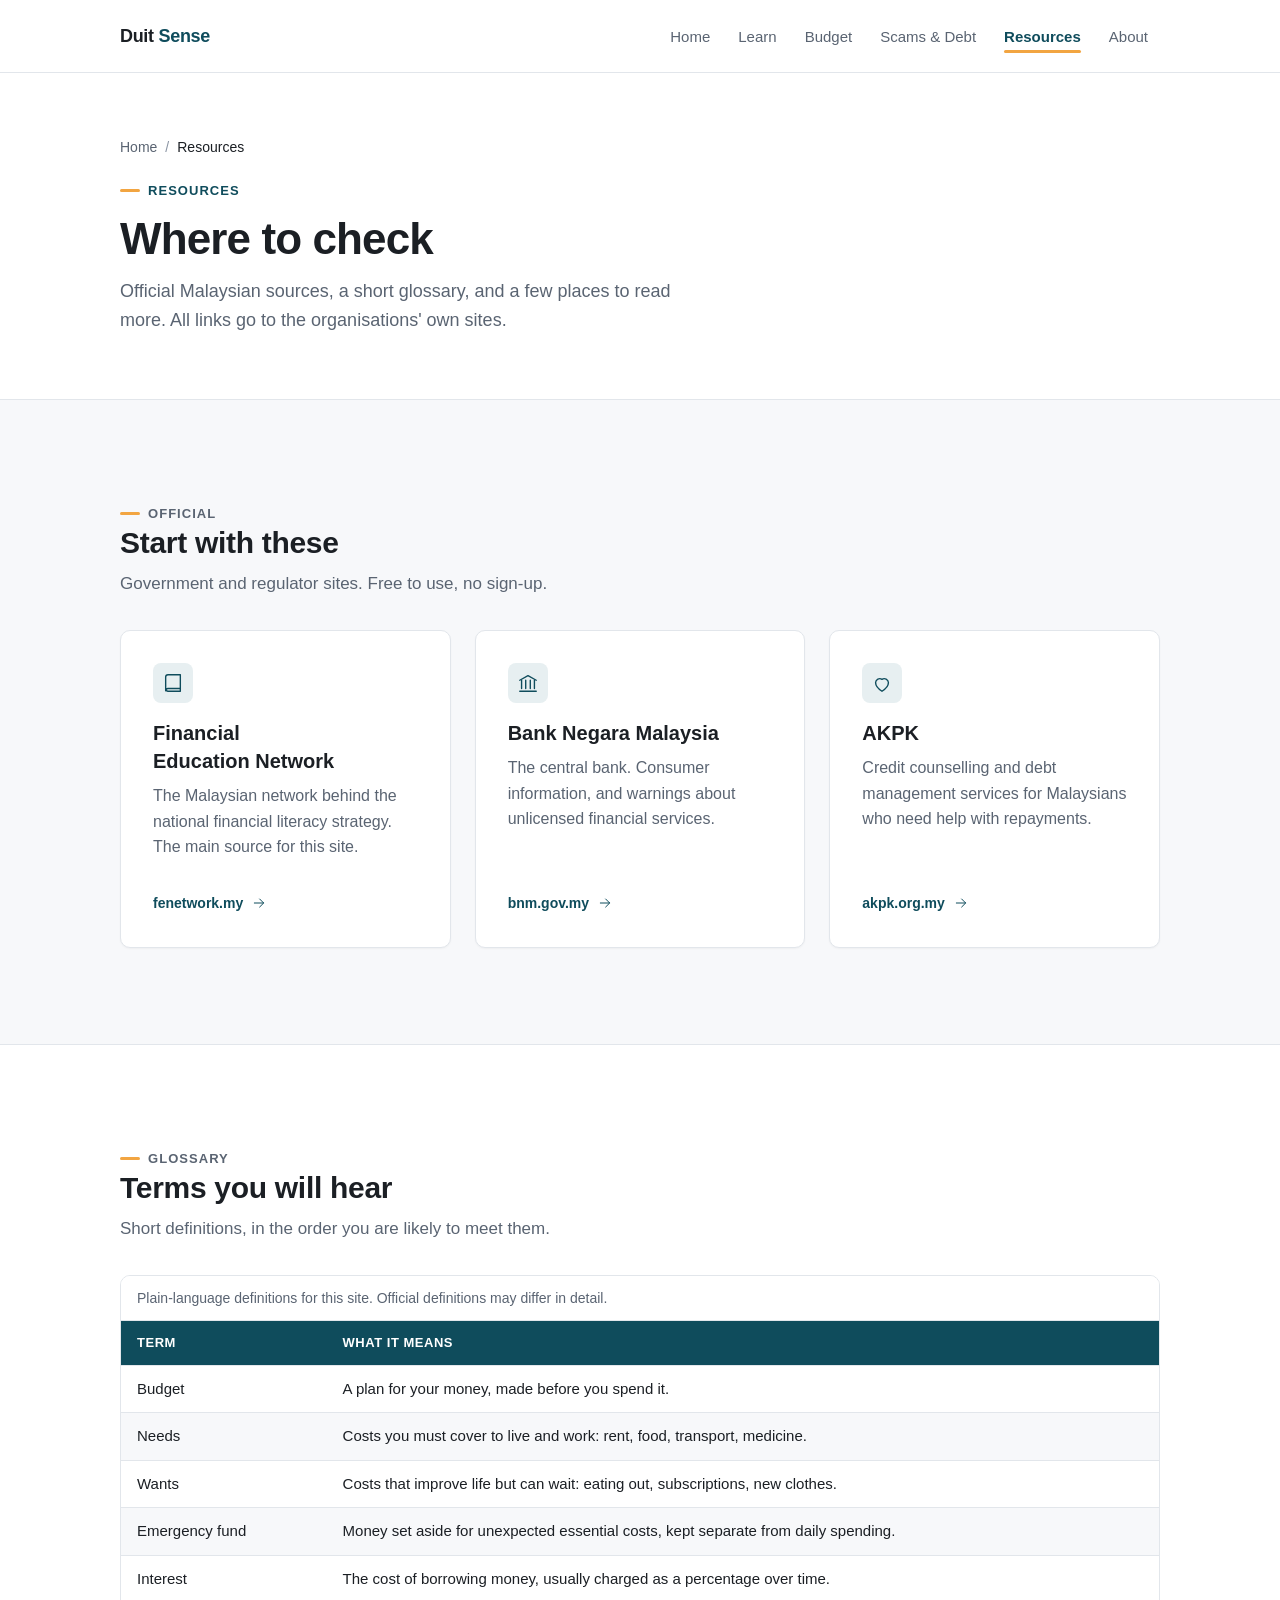
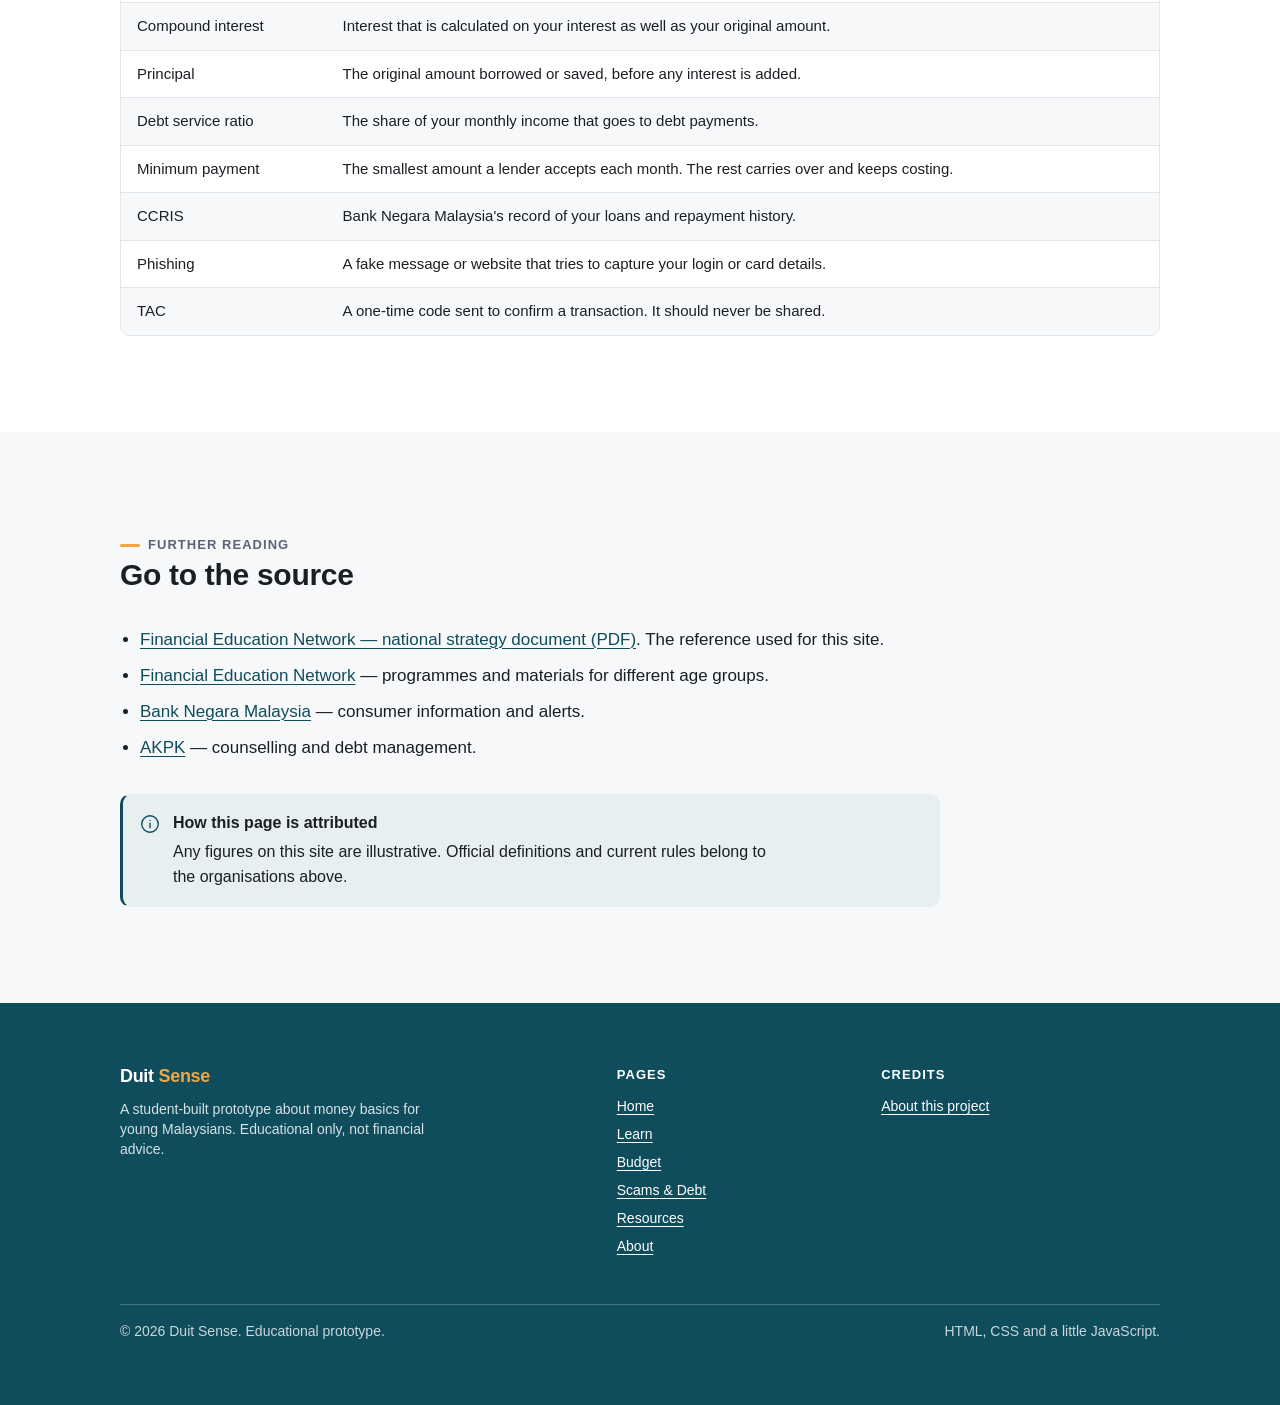
<file: hci-practical-test/resources.html>
<!DOCTYPE html>
<html lang="en">
<head>
  <meta charset="utf-8">
  <meta name="viewport" content="width=device-width, initial-scale=1">
  <title>Resources and glossary — Duit Sense</title>
  <meta name="description" content="Official Malaysian financial literacy links, a plain-English glossary of money terms, and further reading.">
  <link rel="icon" href="data:,">
  <script>document.documentElement.classList.add("js");</script>
  <link rel="stylesheet" href="css/style.css">
</head>
<body>
  <a class="skip-link" href="#main">Skip to content</a>

  <header class="site-header">
    <div class="container header-inner">
      <a class="wordmark" href="index.html">Duit <span>Sense</span></a>

      <button class="nav-toggle" type="button" aria-expanded="false" aria-controls="site-nav">
        <span class="visually-hidden">Menu</span>
        <svg class="icon-open" aria-hidden="true" viewBox="0 0 24 24"><path d="M4 7h16M4 12h16M4 17h16"/></svg>
        <svg class="icon-close" aria-hidden="true" viewBox="0 0 24 24"><path d="M6 6l12 12M18 6L6 18"/></svg>
      </button>

      <nav class="site-nav" id="site-nav" aria-label="Main">
        <ul>
          <li><a href="index.html">Home</a></li>
          <li><a href="learn.html">Learn</a></li>
          <li><a href="budget.html">Budget</a></li>
          <li><a href="scams.html">Scams &amp; Debt</a></li>
          <li><a href="resources.html" aria-current="page">Resources</a></li>
          <li><a href="about.html">About</a></li>
        </ul>
      </nav>
    </div>
  </header>

  <main id="main">
    <header class="page-header">
      <div class="container">
        <nav class="breadcrumb" aria-label="Breadcrumb">
          <ol>
            <li><a href="index.html">Home</a></li>
            <li><span aria-current="page">Resources</span></li>
          </ol>
        </nav>
        <p class="kicker">Resources</p>
        <h1>Where to check</h1>
        <p class="lede">Official Malaysian sources, a short glossary, and a few places to read more. All links go to the organisations' own sites.</p>
      </div>
    </header>

    <section class="section">
      <div class="container">
        <div class="section-head">
          <p class="kicker">Official</p>
          <h2>Start with these</h2>
          <p>Government and regulator sites. Free to use, no sign-up.</p>
        </div>

        <div class="grid grid--3">
          <a class="card card--link" href="https://www.fenetwork.my">
            <span class="card__icon">
              <svg aria-hidden="true" viewBox="0 0 24 24"><path d="M4 5.5A2.5 2.5 0 0 1 6.5 3H20v15H6.5A2.5 2.5 0 0 0 4 20.5Z"/><path d="M20 18v3H6.5A2.5 2.5 0 0 1 4 18.5"/></svg>
            </span>
            <h3>Financial Education Network</h3>
            <p>The Malaysian network behind the national financial literacy strategy. The main source for this site.</p>
            <span class="card__more">
              fenetwork.my
              <svg aria-hidden="true" viewBox="0 0 24 24"><path d="M5 12h14M13 6l6 6-6 6"/></svg>
            </span>
          </a>

          <a class="card card--link" href="https://www.bnm.gov.my">
            <span class="card__icon">
              <svg aria-hidden="true" viewBox="0 0 24 24"><path d="M3 9l9-5 9 5"/><path d="M5 9v9M9.5 9v9M14.5 9v9M19 9v9M3 21h18"/></svg>
            </span>
            <h3>Bank Negara Malaysia</h3>
            <p>The central bank. Consumer information, and warnings about unlicensed financial services.</p>
            <span class="card__more">
              bnm.gov.my
              <svg aria-hidden="true" viewBox="0 0 24 24"><path d="M5 12h14M13 6l6 6-6 6"/></svg>
            </span>
          </a>

          <a class="card card--link" href="https://www.akpk.org.my">
            <span class="card__icon">
              <svg aria-hidden="true" viewBox="0 0 24 24"><path d="M12 21s-7-4.4-7-9.5A4.5 4.5 0 0 1 12 8a4.5 4.5 0 0 1 7 3.5C19 16.6 12 21 12 21Z"/></svg>
            </span>
            <h3>AKPK</h3>
            <p>Credit counselling and debt management services for Malaysians who need help with repayments.</p>
            <span class="card__more">
              akpk.org.my
              <svg aria-hidden="true" viewBox="0 0 24 24"><path d="M5 12h14M13 6l6 6-6 6"/></svg>
            </span>
          </a>
        </div>
      </div>
    </section>

    <section class="section section--surface section--bordered">
      <div class="container">
        <div class="section-head">
          <p class="kicker">Glossary</p>
          <h2>Terms you will hear</h2>
          <p>Short definitions, in the order you are likely to meet them.</p>
        </div>

        <div class="table-wrap">
          <table class="table">
            <caption>Plain-language definitions for this site. Official definitions may differ in detail.</caption>
            <thead>
              <tr>
                <th scope="col">Term</th>
                <th scope="col">What it means</th>
              </tr>
            </thead>
            <tbody>
              <tr><td>Budget</td><td>A plan for your money, made before you spend it.</td></tr>
              <tr><td>Needs</td><td>Costs you must cover to live and work: rent, food, transport, medicine.</td></tr>
              <tr><td>Wants</td><td>Costs that improve life but can wait: eating out, subscriptions, new clothes.</td></tr>
              <tr><td>Emergency fund</td><td>Money set aside for unexpected essential costs, kept separate from daily spending.</td></tr>
              <tr><td>Interest</td><td>The cost of borrowing money, usually charged as a percentage over time.</td></tr>
              <tr><td>Compound interest</td><td>Interest that is calculated on your interest as well as your original amount.</td></tr>
              <tr><td>Principal</td><td>The original amount borrowed or saved, before any interest is added.</td></tr>
              <tr><td>Debt service ratio</td><td>The share of your monthly income that goes to debt payments.</td></tr>
              <tr><td>Minimum payment</td><td>The smallest amount a lender accepts each month. The rest carries over and keeps costing.</td></tr>
              <tr><td>CCRIS</td><td>Bank Negara Malaysia's record of your loans and repayment history.</td></tr>
              <tr><td>Phishing</td><td>A fake message or website that tries to capture your login or card details.</td></tr>
              <tr><td>TAC</td><td>A one-time code sent to confirm a transaction. It should never be shared.</td></tr>
            </tbody>
          </table>
        </div>
      </div>
    </section>

    <section class="section">
      <div class="container">
        <div class="narrow">
          <div class="section-head">
            <p class="kicker">Further reading</p>
            <h2>Go to the source</h2>
          </div>

          <ul>
            <li><a href="https://www.fenetwork.my/wp-content/uploads/2025/10/FEN_NS2_ENG_Interactive_FA_LowRes.pdf">Financial Education Network — national strategy document (PDF)</a>. The reference used for this site.</li>
            <li><a href="https://www.fenetwork.my">Financial Education Network</a> — programmes and materials for different age groups.</li>
            <li><a href="https://www.bnm.gov.my">Bank Negara Malaysia</a> — consumer information and alerts.</li>
            <li><a href="https://www.akpk.org.my">AKPK</a> — counselling and debt management.</li>
          </ul>

          <div class="callout callout--info" style="margin-top: var(--space-6);">
            <svg aria-hidden="true" viewBox="0 0 24 24"><circle cx="12" cy="12" r="9"/><path d="M12 11v5M12 8h.01"/></svg>
            <div>
              <h3>How this page is attributed</h3>
              <p>Any figures on this site are illustrative. Official definitions and current rules belong to the organisations above.</p>
            </div>
          </div>
        </div>
      </div>
    </section>
  </main>

  <footer class="site-footer">
    <div class="container">
      <div class="site-footer__grid">
        <div>
          <a class="wordmark" href="index.html">Duit <span>Sense</span></a>
          <p style="margin-top: var(--space-3);">A student-built prototype about money basics for young Malaysians. Educational only, not financial advice.</p>
        </div>
        <nav aria-labelledby="footer-nav-title">
          <h2 id="footer-nav-title">Pages</h2>
          <ul>
            <li><a href="index.html">Home</a></li>
            <li><a href="learn.html">Learn</a></li>
            <li><a href="budget.html">Budget</a></li>
            <li><a href="scams.html">Scams &amp; Debt</a></li>
            <li><a href="resources.html" aria-current="page">Resources</a></li>
            <li><a href="about.html">About</a></li>
          </ul>
        </nav>
        <div>
          <h2>Credits</h2>
          <p><a href="about.html">About this project</a></p>
        </div>
      </div>
      <div class="site-footer__bottom">
        <p>© 2026 Duit Sense. Educational prototype.</p>
        <p>HTML, CSS and a little JavaScript.</p>
      </div>
    </div>
  </footer>

  <script src="js/main.js" defer></script>
</body>
</html>
</file>
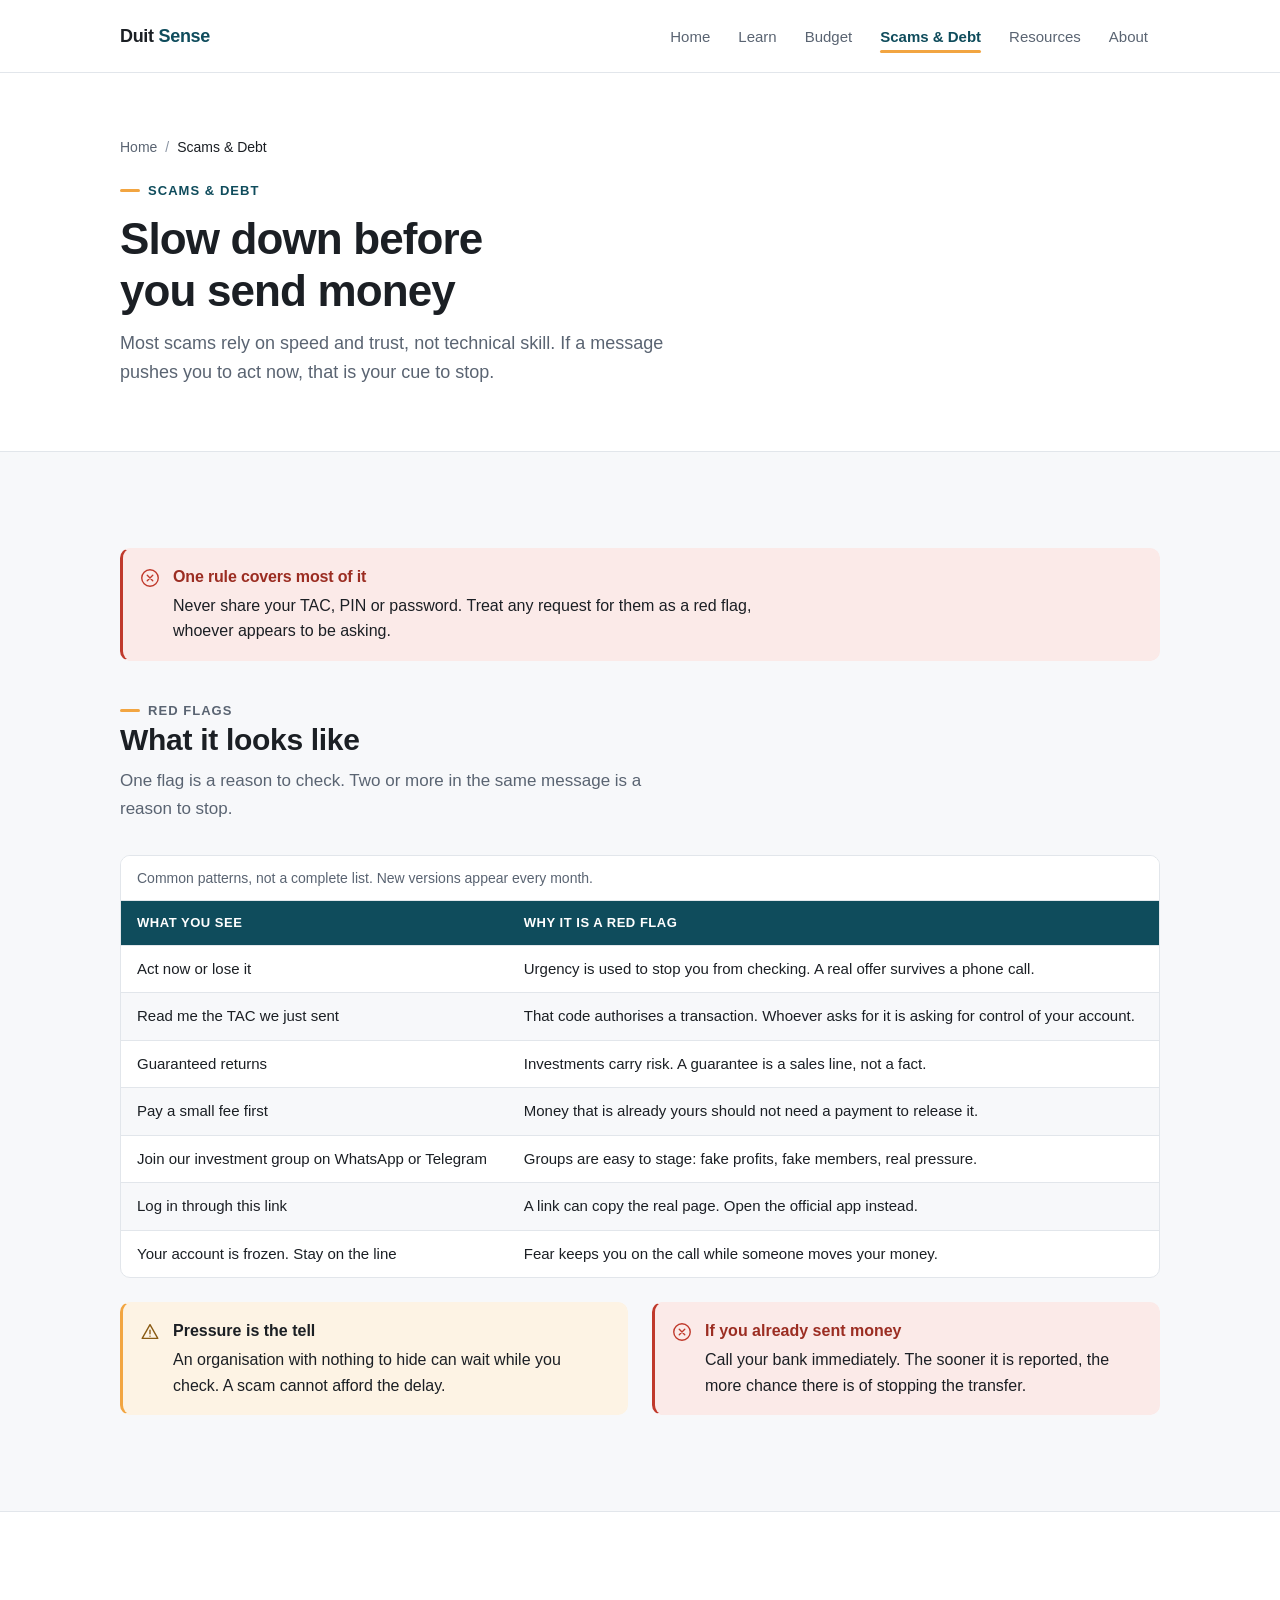
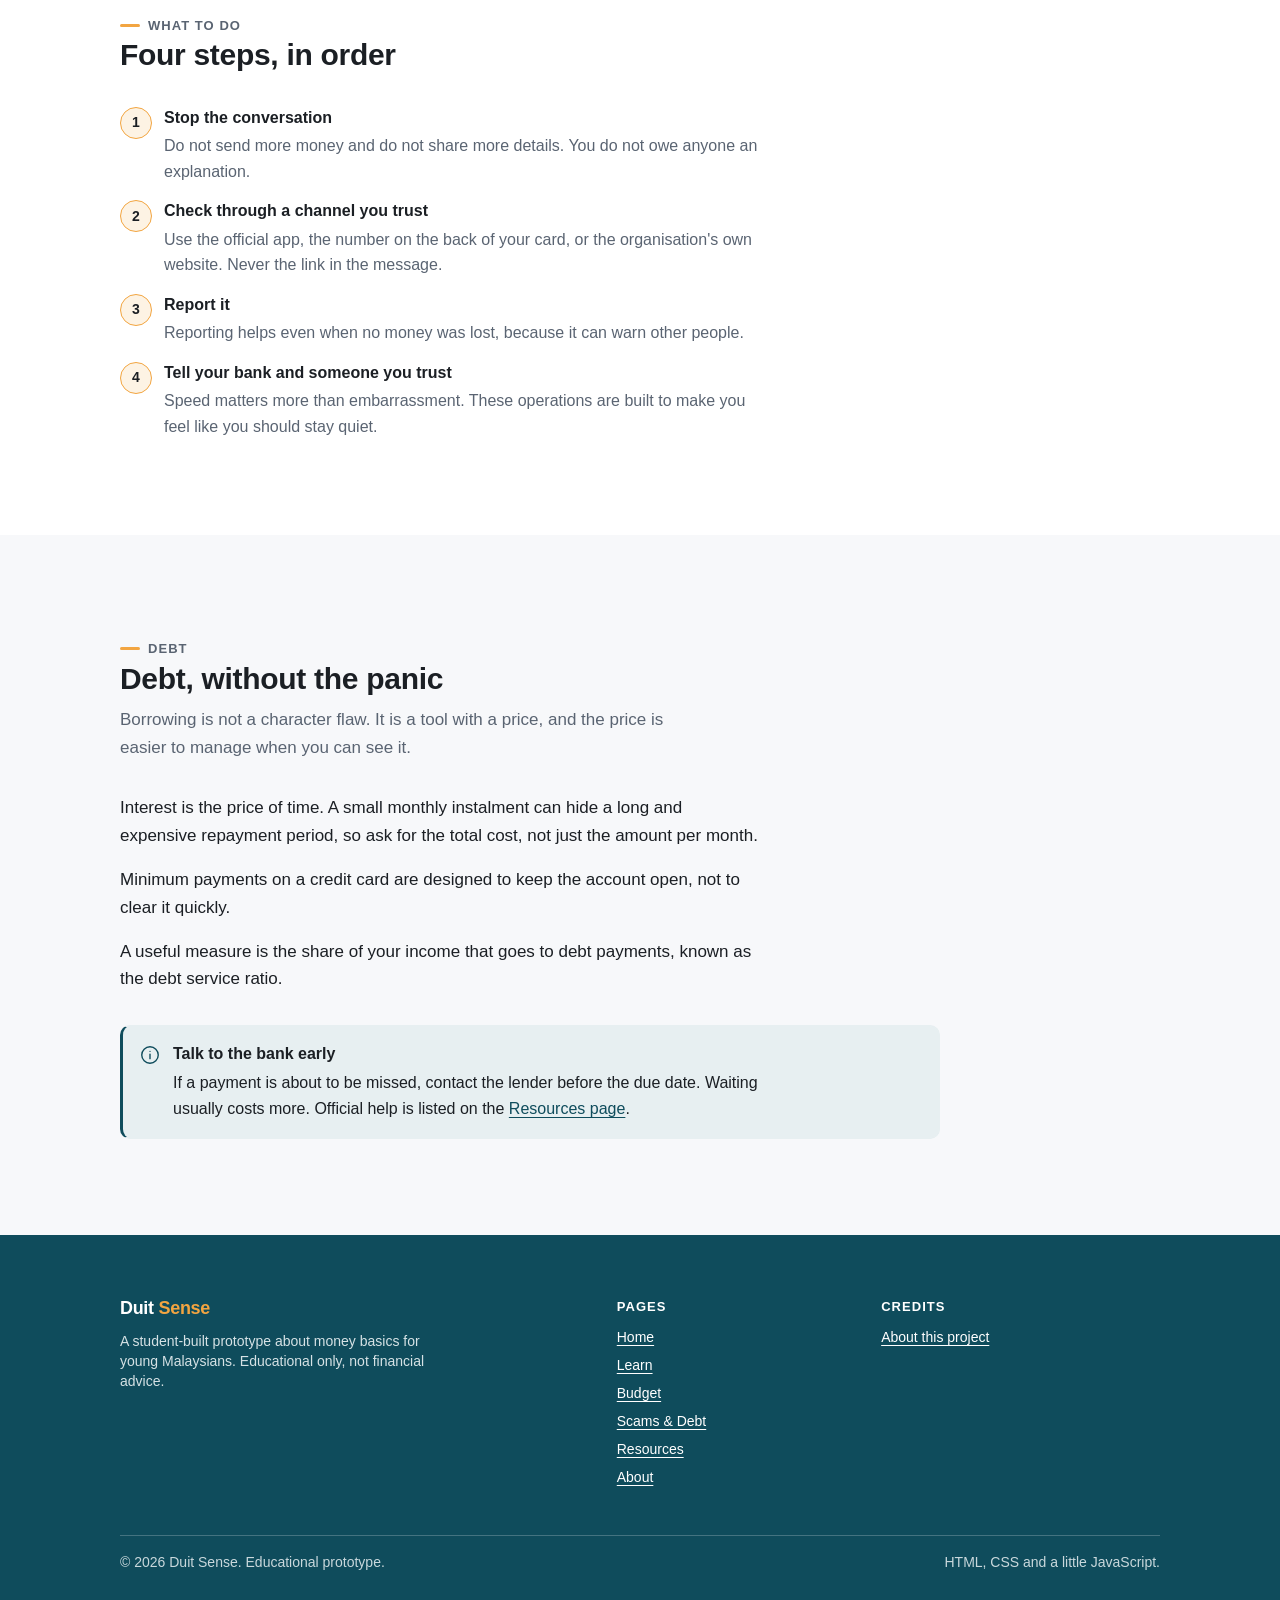
<file: hci-practical-test/scams.html>
<!DOCTYPE html>
<html lang="en">
<head>
  <meta charset="utf-8">
  <meta name="viewport" content="width=device-width, initial-scale=1">
  <title>Scams and debt — Duit Sense</title>
  <meta name="description" content="Common scam red flags in Malaysia and what to do next, plus a calm introduction to how debt and interest work.">
  <link rel="icon" href="data:,">
  <script>document.documentElement.classList.add("js");</script>
  <link rel="stylesheet" href="css/style.css">
</head>
<body>
  <a class="skip-link" href="#main">Skip to content</a>

  <header class="site-header">
    <div class="container header-inner">
      <a class="wordmark" href="index.html">Duit <span>Sense</span></a>

      <button class="nav-toggle" type="button" aria-expanded="false" aria-controls="site-nav">
        <span class="visually-hidden">Menu</span>
        <svg class="icon-open" aria-hidden="true" viewBox="0 0 24 24"><path d="M4 7h16M4 12h16M4 17h16"/></svg>
        <svg class="icon-close" aria-hidden="true" viewBox="0 0 24 24"><path d="M6 6l12 12M18 6L6 18"/></svg>
      </button>

      <nav class="site-nav" id="site-nav" aria-label="Main">
        <ul>
          <li><a href="index.html">Home</a></li>
          <li><a href="learn.html">Learn</a></li>
          <li><a href="budget.html">Budget</a></li>
          <li><a href="scams.html" aria-current="page">Scams &amp; Debt</a></li>
          <li><a href="resources.html">Resources</a></li>
          <li><a href="about.html">About</a></li>
        </ul>
      </nav>
    </div>
  </header>

  <main id="main">
    <header class="page-header">
      <div class="container">
        <nav class="breadcrumb" aria-label="Breadcrumb">
          <ol>
            <li><a href="index.html">Home</a></li>
            <li><span aria-current="page">Scams &amp; Debt</span></li>
          </ol>
        </nav>
        <p class="kicker">Scams &amp; debt</p>
        <h1>Slow down before you send money</h1>
        <p class="lede">Most scams rely on speed and trust, not technical skill. If a message pushes you to act now, that is your cue to stop.</p>
      </div>
    </header>

    <section class="section">
      <div class="container">
        <div class="callout callout--danger" style="margin-bottom: var(--space-6);">
          <svg aria-hidden="true" viewBox="0 0 24 24"><circle cx="12" cy="12" r="9"/><path d="M9 9l6 6M15 9l-6 6"/></svg>
          <div>
            <h2>One rule covers most of it</h2>
            <p>Never share your TAC, PIN or password. Treat any request for them as a red flag, whoever appears to be asking.</p>
          </div>
        </div>

        <div class="section-head">
          <p class="kicker">Red flags</p>
          <h2>What it looks like</h2>
          <p>One flag is a reason to check. Two or more in the same message is a reason to stop.</p>
        </div>

        <div class="table-wrap">
          <table class="table">
            <caption>Common patterns, not a complete list. New versions appear every month.</caption>
            <thead>
              <tr>
                <th scope="col">What you see</th>
                <th scope="col">Why it is a red flag</th>
              </tr>
            </thead>
            <tbody>
              <tr>
                <td>Act now or lose it</td>
                <td>Urgency is used to stop you from checking. A real offer survives a phone call.</td>
              </tr>
              <tr>
                <td>Read me the TAC we just sent</td>
                <td>That code authorises a transaction. Whoever asks for it is asking for control of your account.</td>
              </tr>
              <tr>
                <td>Guaranteed returns</td>
                <td>Investments carry risk. A guarantee is a sales line, not a fact.</td>
              </tr>
              <tr>
                <td>Pay a small fee first</td>
                <td>Money that is already yours should not need a payment to release it.</td>
              </tr>
              <tr>
                <td>Join our investment group on WhatsApp or Telegram</td>
                <td>Groups are easy to stage: fake profits, fake members, real pressure.</td>
              </tr>
              <tr>
                <td>Log in through this link</td>
                <td>A link can copy the real page. Open the official app instead.</td>
              </tr>
              <tr>
                <td>Your account is frozen. Stay on the line</td>
                <td>Fear keeps you on the call while someone moves your money.</td>
              </tr>
            </tbody>
          </table>
        </div>

        <div class="grid grid--2" style="margin-top: var(--space-5);">
          <div class="callout callout--warning">
            <svg aria-hidden="true" viewBox="0 0 24 24"><path d="M12 4l8.5 15h-17Z"/><path d="M12 10v4M12 16.5h.01"/></svg>
            <div>
              <h3>Pressure is the tell</h3>
              <p>An organisation with nothing to hide can wait while you check. A scam cannot afford the delay.</p>
            </div>
          </div>
          <div class="callout callout--danger">
            <svg aria-hidden="true" viewBox="0 0 24 24"><circle cx="12" cy="12" r="9"/><path d="M9 9l6 6M15 9l-6 6"/></svg>
            <div>
              <h3>If you already sent money</h3>
              <p>Call your bank immediately. The sooner it is reported, the more chance there is of stopping the transfer.</p>
            </div>
          </div>
        </div>
      </div>
    </section>

    <section class="section section--surface section--bordered">
      <div class="container">
        <div class="narrow">
          <div class="section-head">
            <p class="kicker">What to do</p>
            <h2>Four steps, in order</h2>
          </div>

          <ol class="steps">
            <li>
              <div>
                <h3>Stop the conversation</h3>
                <p>Do not send more money and do not share more details. You do not owe anyone an explanation.</p>
              </div>
            </li>
            <li>
              <div>
                <h3>Check through a channel you trust</h3>
                <p>Use the official app, the number on the back of your card, or the organisation's own website. Never the link in the message.</p>
              </div>
            </li>
            <li>
              <div>
                <h3>Report it</h3>
                <p>Reporting helps even when no money was lost, because it can warn other people.</p>
              </div>
            </li>
            <li>
              <div>
                <h3>Tell your bank and someone you trust</h3>
                <p>Speed matters more than embarrassment. These operations are built to make you feel like you should stay quiet.</p>
              </div>
            </li>
          </ol>
        </div>
      </div>
    </section>

    <section class="section">
      <div class="container">
        <div class="narrow">
          <div class="section-head">
            <p class="kicker">Debt</p>
            <h2>Debt, without the panic</h2>
            <p>Borrowing is not a character flaw. It is a tool with a price, and the price is easier to manage when you can see it.</p>
          </div>

          <div class="stack">
            <p>Interest is the price of time. A small monthly instalment can hide a long and expensive repayment period, so ask for the total cost, not just the amount per month.</p>
            <p>Minimum payments on a credit card are designed to keep the account open, not to clear it quickly.</p>
            <p>A useful measure is the share of your income that goes to debt payments, known as the debt service ratio.</p>
          </div>

          <div class="callout callout--info" style="margin-top: var(--space-6);">
            <svg aria-hidden="true" viewBox="0 0 24 24"><circle cx="12" cy="12" r="9"/><path d="M12 11v5M12 8h.01"/></svg>
            <div>
              <h3>Talk to the bank early</h3>
              <p>If a payment is about to be missed, contact the lender before the due date. Waiting usually costs more. Official help is listed on the <a href="resources.html">Resources page</a>.</p>
            </div>
          </div>
        </div>
      </div>
    </section>
  </main>

  <footer class="site-footer">
    <div class="container">
      <div class="site-footer__grid">
        <div>
          <a class="wordmark" href="index.html">Duit <span>Sense</span></a>
          <p style="margin-top: var(--space-3);">A student-built prototype about money basics for young Malaysians. Educational only, not financial advice.</p>
        </div>
        <nav aria-labelledby="footer-nav-title">
          <h2 id="footer-nav-title">Pages</h2>
          <ul>
            <li><a href="index.html">Home</a></li>
            <li><a href="learn.html">Learn</a></li>
            <li><a href="budget.html">Budget</a></li>
            <li><a href="scams.html" aria-current="page">Scams &amp; Debt</a></li>
            <li><a href="resources.html">Resources</a></li>
            <li><a href="about.html">About</a></li>
          </ul>
        </nav>
        <div>
          <h2>Credits</h2>
          <p><a href="about.html">About this project</a></p>
        </div>
      </div>
      <div class="site-footer__bottom">
        <p>© 2026 Duit Sense. Educational prototype.</p>
        <p>HTML, CSS and a little JavaScript.</p>
      </div>
    </div>
  </footer>

  <script src="js/main.js" defer></script>
</body>
</html>
</file>
<file: hci-practical-test/css/style.css>
/* ==========================================================================
   Duit Sense — design system
   Financial literacy prototype for young Malaysians.
   Mobile-first. Breakpoints: 768px, 1024px.
   ========================================================================== */

/* --------------------------------------------------------------------------
   1. Tokens
   -------------------------------------------------------------------------- */

:root {
  /* Colour. Contrast checked against WCAG AA; see comments. */
  --primary: #0f4c5c;        /* 9.5:1 on white */
  --primary-dark: #0b3945;   /* button hover */
  --primary-tint: #e7eff1;
  --accent: #f2a541;         /* decorative fill only — 2.05:1 on white */
  --accent-tint: #fdf3e4;
  --bg: #f7f8fa;
  --surface: #ffffff;
  --text: #1b1f24;           /* 15.9:1 on white */
  --muted: #5a6472;          /* 6.0:1 on white, 5.7:1 on --bg */
  --danger: #c0392b;         /* 5.4:1 on white */
  --danger-tint: #fbeae8;
  --border: #e2e6eb;         /* decorative dividers only */
  --border-strong: #6b7480;  /* form controls, 4.7:1 */

  /* Type */
  --font-sans: -apple-system, BlinkMacSystemFont, "Segoe UI", Roboto,
    "Helvetica Neue", Arial, sans-serif;
  --fs-h1: clamp(2rem, 1.2rem + 3.2vw, 2.75rem);
  --fs-h2: clamp(1.5rem, 1.25rem + 1.2vw, 1.875rem);
  --fs-h3: 1.25rem;
  --fs-body: 1.0625rem;
  --fs-small: 0.875rem;
  --fs-kicker: 0.8125rem;
  --lh-h1: 1.18;
  --lh-h2: 1.27;
  --lh-h3: 1.4;
  --lh-body: 1.647;
  --lh-small: 1.43;
  --measure: 68ch;

  /* Space */
  --space-1: 4px;
  --space-2: 8px;
  --space-3: 12px;
  --space-4: 16px;
  --space-5: 24px;
  --space-6: 32px;
  --space-7: 48px;
  --space-8: 64px;
  --space-9: 96px;

  /* Shape and depth */
  --radius-card: 10px;
  --radius-btn: 8px;
  --shadow: 0 1px 2px rgba(27, 31, 36, 0.06),
    0 8px 24px -16px rgba(27, 31, 36, 0.18);

  /* Layout */
  --container: 1120px;
  --gutter: 20px;
  --header-h: 60px;
  --focus: 3px solid var(--primary);

  --ease: 120ms ease-out;
}

@media (min-width: 768px) {
  :root {
    --gutter: 32px;
    --header-h: 72px;
  }
}

@media (min-width: 1024px) {
  :root {
    --gutter: 40px;
  }
}

/* --------------------------------------------------------------------------
   2. Base
   -------------------------------------------------------------------------- */

*,
*::before,
*::after {
  box-sizing: border-box;
}

html {
  -webkit-text-size-adjust: 100%;
  scroll-behavior: smooth;
}

body {
  margin: 0;
  background: var(--bg);
  color: var(--text);
  font-family: var(--font-sans);
  font-size: var(--fs-body);
  line-height: var(--lh-body);
  -webkit-font-smoothing: antialiased;
  text-rendering: optimizeLegibility;
}

img,
svg {
  display: block;
  max-width: 100%;
}

img {
  height: auto;
}

h1,
h2,
h3,
h4 {
  margin: 0 0 var(--space-3);
  font-weight: 600;
  letter-spacing: -0.01em;
  text-wrap: balance;
}

h1 {
  font-size: var(--fs-h1);
  line-height: var(--lh-h1);
  letter-spacing: -0.02em;
}

h2 {
  font-size: var(--fs-h2);
  line-height: var(--lh-h2);
}

h3 {
  font-size: var(--fs-h3);
  line-height: var(--lh-h3);
  letter-spacing: 0;
}

p {
  margin: 0 0 var(--space-4);
  max-width: var(--measure);
}

p:last-child {
  margin-bottom: 0;
}

a {
  color: var(--primary);
  text-decoration-thickness: 1px;
  text-underline-offset: 3px;
}

a:hover {
  color: var(--primary-dark);
}

ul,
ol {
  margin: 0 0 var(--space-4);
  padding-left: 1.25rem;
}

li + li {
  margin-top: var(--space-2);
}

strong {
  font-weight: 600;
}

::placeholder {
  color: var(--border-strong);
  opacity: 1;
}

[id] {
  scroll-margin-top: calc(var(--header-h) + var(--space-5));
}

@media (prefers-reduced-motion: reduce) {
  html {
    scroll-behavior: auto;
  }

  *,
  *::before,
  *::after {
    animation-duration: 0.01ms !important;
    animation-iteration-count: 1 !important;
    transition-duration: 0.01ms !important;
  }
}

/* --------------------------------------------------------------------------
   3. Focus
   Visible on every interactive element. Never removed.
   -------------------------------------------------------------------------- */

:focus-visible {
  outline: var(--focus);
  outline-offset: 2px;
}

.site-footer :focus-visible {
  outline-color: var(--accent); /* amber reads on teal, 4.6:1 */
}

/* --------------------------------------------------------------------------
   4. Layout
   -------------------------------------------------------------------------- */

.container {
  width: 100%;
  max-width: var(--container);
  margin-inline: auto;
  padding-inline: var(--gutter);
}

.section {
  padding-block: var(--space-8);
}

.section--surface {
  background: var(--surface);
}

.section--bordered {
  border-top: 1px solid var(--border);
}

.section--tint {
  background: var(--primary-tint);
}

.section-head {
  margin-bottom: var(--space-6);
}

.section-head h2 {
  margin-bottom: var(--space-2);
}

.section-head p {
  margin: 0;
  color: var(--muted);
  max-width: 60ch;
}

.lede {
  font-size: 1.125rem;
  line-height: 1.6;
  color: var(--muted);
  max-width: 60ch;
}

.narrow {
  max-width: 820px;
}

.stack {
  display: grid;
  gap: var(--space-4);
}

.stack > * {
  margin-bottom: 0;
}

.grid {
  display: grid;
  gap: var(--space-4);
}

.kicker {
  display: inline-flex;
  align-items: center;
  gap: var(--space-2);
  margin: 0 0 var(--space-3);
  color: var(--primary);
  font-size: var(--fs-kicker);
  font-weight: 600;
  letter-spacing: 0.08em;
  text-transform: uppercase;
}

.kicker::before {
  content: "";
  width: 20px;
  height: 3px;
  border-radius: 2px;
  background: var(--accent);
}

.visually-hidden {
  position: absolute;
  width: 1px;
  height: 1px;
  padding: 0;
  margin: -1px;
  overflow: hidden;
  clip: rect(0 0 0 0);
  white-space: nowrap;
  border: 0;
}

.skip-link {
  position: absolute;
  top: -100px;
  left: var(--space-4);
  z-index: 200;
  padding: var(--space-3) var(--space-4);
  background: var(--surface);
  border: 1px solid var(--primary);
  border-radius: var(--radius-btn);
  color: var(--primary);
  font-size: var(--fs-small);
  font-weight: 600;
  text-decoration: none;
  transition: top var(--ease);
}

.skip-link:focus {
  top: var(--space-3);
}

@media (min-width: 768px) {
  .section {
    padding-block: var(--space-9);
  }

  .grid {
    gap: var(--space-5);
  }

  .grid--3 {
    grid-template-columns: repeat(3, minmax(0, 1fr));
  }
}

@media (min-width: 1024px) {
  .grid--2 {
    grid-template-columns: repeat(2, minmax(0, 1fr));
  }
}

@media (min-width: 640px) {
  .grid--auto {
    grid-template-columns: repeat(auto-fit, minmax(260px, 1fr));
  }
}

/* --------------------------------------------------------------------------
   5. Header and navigation
   -------------------------------------------------------------------------- */

.site-header {
  position: sticky;
  top: 0;
  z-index: 100;
  background: var(--surface);
  border-bottom: 1px solid var(--border);
}

.header-inner {
  position: relative;
  display: flex;
  align-items: center;
  justify-content: space-between;
  gap: var(--space-4);
  min-height: var(--header-h);
}

.wordmark {
  display: inline-flex;
  align-items: baseline;
  gap: 0.28em;
  color: var(--text);
  font-size: 1.125rem;
  font-weight: 700;
  letter-spacing: -0.02em;
  line-height: 1;
  text-decoration: none;
  white-space: nowrap;
}

.wordmark span {
  color: var(--primary);
}

.wordmark:hover {
  color: var(--text);
}

/* Mobile menu button: only active when JS is running. */
.nav-toggle {
  display: none;
  place-items: center;
  width: 44px;
  height: 44px;
  padding: 0;
  background: transparent;
  border: 1px solid var(--border);
  border-radius: var(--radius-btn);
  color: var(--text);
  cursor: pointer;
}

.js .nav-toggle {
  display: grid;
}

.nav-toggle:hover {
  background: var(--bg);
}

.nav-toggle svg {
  width: 22px;
  height: 22px;
  stroke: currentColor;
  stroke-width: 1.5;
  fill: none;
  stroke-linecap: round;
}

.nav-toggle[aria-expanded="true"] .icon-open,
.nav-toggle[aria-expanded="false"] .icon-close {
  display: none;
}

.site-nav {
  display: block;
}

.site-nav ul {
  display: flex;
  flex-wrap: wrap;
  align-items: center;
  gap: var(--space-1);
  margin: 0;
  padding: 0;
  list-style: none;
}

.site-nav li + li {
  margin-top: 0;
}

.site-nav a {
  position: relative;
  display: block;
  padding: var(--space-2) var(--space-3);
  border-radius: 6px;
  color: var(--muted);
  font-size: 0.9375rem;
  font-weight: 500;
  line-height: 1.4;
  text-decoration: none;
  white-space: nowrap;
  transition: color var(--ease), background-color var(--ease);
}

.site-nav a:hover {
  background: var(--bg);
  color: var(--text);
}

.site-nav a[aria-current="page"] {
  color: var(--primary);
  font-weight: 600;
}

.site-nav a[aria-current="page"]::after {
  content: "";
  position: absolute;
  left: var(--space-3);
  right: var(--space-3);
  bottom: 2px;
  height: 3px;
  border-radius: 2px;
  background: var(--accent);
}

/* Collapsed mobile nav */
.js .site-nav {
  display: none;
}

.js .site-nav[data-open="true"] {
  display: block;
  position: absolute;
  top: 100%;
  left: 0;
  right: 0;
  padding: var(--space-2) var(--gutter) var(--space-4);
  background: var(--surface);
  border-bottom: 1px solid var(--border);
  box-shadow: var(--shadow);
}

.js .site-nav[data-open="true"] ul {
  flex-direction: column;
  align-items: stretch;
  gap: 0;
}

.js .site-nav[data-open="true"] li + li {
  border-top: 1px solid var(--border);
}

.js .site-nav[data-open="true"] a {
  padding: var(--space-3) var(--space-2);
  border-radius: 0;
  font-size: var(--fs-body);
}

.js .site-nav[data-open="true"] a[aria-current="page"]::after {
  left: var(--space-2);
  right: auto;
  bottom: 8px;
  width: 24px;
}

@media (min-width: 768px) {
  .header-inner {
    min-height: var(--header-h);
  }

  .js .site-nav,
  .js .site-nav[data-open="true"] {
    display: block;
    position: static;
    padding: 0;
    border: 0;
    box-shadow: none;
  }

  .js .site-nav ul,
  .js .site-nav[data-open="true"] ul {
    flex-direction: row;
    align-items: center;
    gap: var(--space-1);
  }

  .js .site-nav[data-open="true"] li + li {
    border-top: 0;
  }

  .js .site-nav[data-open="true"] a {
    padding: var(--space-2) var(--space-3);
    border-radius: 6px;
    font-size: 0.9375rem;
  }

  .js .site-nav[data-open="true"] a[aria-current="page"]::after {
    left: var(--space-3);
    right: var(--space-3);
    bottom: 2px;
    width: auto;
  }

  .nav-toggle {
    display: none !important;
  }
}

/* --------------------------------------------------------------------------
   6. Page header (inner pages)
   -------------------------------------------------------------------------- */

.page-header {
  padding-block: var(--space-7);
  background: var(--surface);
  border-bottom: 1px solid var(--border);
}

.page-header h1 {
  max-width: 22ch;
  margin-bottom: var(--space-3);
}

.page-header .lede {
  margin: 0;
}

.breadcrumb {
  margin-bottom: var(--space-4);
  color: var(--muted);
  font-size: var(--fs-small);
  line-height: var(--lh-small);
}

.breadcrumb ol {
  display: flex;
  flex-wrap: wrap;
  gap: var(--space-2);
  margin: 0;
  padding: 0;
  list-style: none;
}

.breadcrumb li {
  margin: 0;
}

.breadcrumb li + li::before {
  content: "/";
  margin-right: var(--space-2);
  color: #8a94a3;
}

.breadcrumb a {
  color: var(--muted);
  text-decoration: none;
}

.breadcrumb a:hover {
  color: var(--primary);
  text-decoration: underline;
}

.breadcrumb [aria-current="page"] {
  color: var(--text);
}

@media (min-width: 768px) {
  .page-header {
    padding-block: var(--space-8);
  }
}

/* --------------------------------------------------------------------------
   7. Buttons
   -------------------------------------------------------------------------- */

.btn {
  display: inline-flex;
  align-items: center;
  justify-content: center;
  gap: var(--space-2);
  min-height: 44px;
  padding: var(--space-3) var(--space-5);
  border: 1px solid transparent;
  border-radius: var(--radius-btn);
  font-family: inherit;
  font-size: 0.9375rem;
  font-weight: 600;
  line-height: 1.2;
  text-align: center;
  text-decoration: none;
  cursor: pointer;
  transition: background-color var(--ease), border-color var(--ease),
    color var(--ease);
}

.btn--primary {
  background: var(--primary);
  color: #fff;
}

.btn--primary:hover {
  background: var(--primary-dark);
  color: #fff;
}

.btn--ghost {
  background: transparent;
  border-color: var(--primary);
  color: var(--primary);
}

.btn--ghost:hover {
  background: var(--primary-tint);
  color: var(--primary);
}

.btn svg {
  width: 18px;
  height: 18px;
  stroke: currentColor;
  stroke-width: 1.5;
  fill: none;
  stroke-linecap: round;
  stroke-linejoin: round;
}

.btn-group {
  display: flex;
  flex-wrap: wrap;
  gap: var(--space-3);
}

/* --------------------------------------------------------------------------
   8. Cards
   -------------------------------------------------------------------------- */

.card {
  display: flex;
  flex-direction: column;
  padding: var(--space-5);
  background: var(--surface);
  border: 1px solid var(--border);
  border-radius: var(--radius-card);
  box-shadow: 0 1px 2px rgba(27, 31, 36, 0.04);
}

.card > :last-child {
  margin-bottom: 0;
}

.card p {
  color: var(--muted);
  font-size: 1rem;
  line-height: 1.6;
}

.card__icon {
  display: grid;
  place-items: center;
  width: 40px;
  height: 40px;
  margin-bottom: var(--space-4);
  border-radius: var(--radius-btn);
  background: var(--primary-tint);
  color: var(--primary);
}

.card__icon svg {
  width: 22px;
  height: 22px;
  stroke: currentColor;
  stroke-width: 1.5;
  fill: none;
  stroke-linecap: round;
  stroke-linejoin: round;
}

.card h3 {
  margin-bottom: var(--space-2);
}

.card h2 {
  font-size: var(--fs-h3);
  line-height: var(--lh-h3);
  letter-spacing: 0;
}

.card__figure {
  margin: 0 0 var(--space-3);
  color: var(--primary);
  font-size: 2rem;
  font-weight: 600;
  line-height: 1;
  letter-spacing: -0.02em;
}

/* Whole-card link */
a.card--link {
  color: var(--text);
  text-decoration: none;
  transition: border-color var(--ease), box-shadow var(--ease),
    transform var(--ease);
}

a.card--link:hover {
  color: var(--text);
  border-color: var(--primary);
  box-shadow: var(--shadow);
  transform: translateY(-2px);
}

.card__more {
  display: inline-flex;
  align-items: center;
  gap: var(--space-2);
  margin-top: auto;
  padding-top: var(--space-4);
  color: var(--primary);
  font-size: var(--fs-small);
  font-weight: 600;
}

.card__more svg {
  width: 16px;
  height: 16px;
  stroke: currentColor;
  stroke-width: 1.5;
  fill: none;
  stroke-linecap: round;
  stroke-linejoin: round;
  transition: transform var(--ease);
}

a.card--link:hover .card__more svg {
  transform: translateX(3px);
}

@media (min-width: 768px) {
  .card {
    padding: var(--space-5);
  }
}

@media (min-width: 1024px) {
  .card {
    padding: var(--space-6);
  }
}

/* --------------------------------------------------------------------------
   9. Callouts
   -------------------------------------------------------------------------- */

.callout {
  display: grid;
  grid-template-columns: 22px 1fr;
  gap: var(--space-3);
  padding: var(--space-4);
  background: var(--surface);
  border: 1px solid var(--border);
  border-left: 3px solid var(--muted);
  border-radius: var(--radius-card);
}

.callout svg {
  width: 22px;
  height: 22px;
  margin-top: 2px;
  stroke: currentColor;
  stroke-width: 1.5;
  fill: none;
  stroke-linecap: round;
  stroke-linejoin: round;
}

.callout h2,
.callout h3 {
  margin: 0 0 var(--space-1);
  font-size: 1rem;
  line-height: 1.5;
}

.callout p {
  margin: 0;
  font-size: 1rem;
  line-height: 1.6;
}

.callout--info {
  background: var(--primary-tint);
  border-color: var(--primary-tint);
  border-left-color: var(--primary);
  color: var(--text);
}

.callout--warning {
  background: var(--accent-tint);
  border-color: var(--accent-tint);
  border-left-color: var(--accent);
}

.callout--danger {
  background: var(--danger-tint);
  border-color: var(--danger-tint);
  border-left-color: var(--danger);
}

.callout--danger h2,
.callout--danger h3 {
  color: #9b2d22; /* 6.6:1 on --danger-tint */
}

.callout--warning svg {
  color: #8a5a12; /* readable on amber tint */
}

.callout--danger svg {
  color: var(--danger);
}

.callout--info svg {
  color: var(--primary);
}

/* --------------------------------------------------------------------------
   10. Tables
   -------------------------------------------------------------------------- */

.table-wrap {
  overflow-x: auto;
  border: 1px solid var(--border);
  border-radius: var(--radius-card);
  background: var(--surface);
  -webkit-overflow-scrolling: touch;
}

.table-wrap--scroll {
  max-height: 70vh;
  overflow-y: auto;
}

.table {
  width: 100%;
  min-width: 0;
  border-collapse: collapse;
  font-size: 0.9375rem;
  line-height: 1.5;
  font-variant-numeric: tabular-nums;
}

.table caption {
  padding: var(--space-3) var(--space-4);
  background: var(--surface);
  border-bottom: 1px solid var(--border);
  color: var(--muted);
  font-size: var(--fs-small);
  line-height: var(--lh-small);
  text-align: left;
}

.table th,
.table td {
  padding: var(--space-3) var(--space-4);
  border-bottom: 1px solid var(--border);
  text-align: left;
  vertical-align: top;
}

.table thead th {
  position: sticky;
  top: 0;
  z-index: 2;
  background: var(--primary);
  color: #fff;
  font-size: 0.8125rem;
  font-weight: 600;
  letter-spacing: 0.04em;
  text-transform: uppercase;
}

.table tbody tr:nth-child(even):not(.table__group) {
  background: var(--bg);
}

.table tbody tr:last-child td,
.table tbody tr:last-child th {
  border-bottom: 0;
}

.table .num {
  text-align: right;
  white-space: nowrap;
}

.table__group th {
  background: var(--primary-tint);
  color: var(--primary);
  font-size: 0.8125rem;
  font-weight: 600;
  letter-spacing: 0.04em;
  text-transform: uppercase;
}

.table tfoot th,
.table tfoot td {
  background: var(--surface);
  border-top: 1px solid var(--border);
  font-weight: 600;
}

.table tfoot tr:first-child th,
.table tfoot tr:first-child td {
  border-top: 2px solid var(--primary);
}

.table tfoot tr:last-child th,
.table tfoot tr:last-child td {
  border-bottom: 0;
}

/* --------------------------------------------------------------------------
   11. Accordion (native details, JS closes siblings)
   -------------------------------------------------------------------------- */

.accordion {
  background: var(--surface);
  border: 1px solid var(--border);
  border-radius: var(--radius-card);
  overflow: hidden;
}

.accordion details + details {
  border-top: 1px solid var(--border);
}

.accordion summary {
  display: flex;
  align-items: center;
  justify-content: space-between;
  gap: var(--space-4);
  min-height: 56px;
  padding: var(--space-4) var(--space-5);
  font-size: 1rem;
  font-weight: 600;
  line-height: 1.5;
  list-style: none;
  cursor: pointer;
  transition: background-color var(--ease);
}

.accordion summary::-webkit-details-marker {
  display: none;
}

.accordion summary:hover {
  background: var(--bg);
}

.accordion summary::after {
  content: "";
  flex: none;
  width: 9px;
  height: 9px;
  margin-top: -4px;
  margin-right: var(--space-1);
  border-right: 1.5px solid var(--primary);
  border-bottom: 1.5px solid var(--primary);
  transform: rotate(45deg);
  transition: transform var(--ease);
}

.accordion details[open] summary::after {
  margin-top: var(--space-1);
  transform: rotate(-135deg);
}

.accordion details[open] summary {
  border-bottom: 1px solid var(--border);
}

.accordion__body {
  padding: var(--space-4) var(--space-5) var(--space-5);
  color: var(--muted);
  font-size: 1rem;
  line-height: 1.6;
}

.accordion__body > :last-child {
  margin-bottom: 0;
}

/* --------------------------------------------------------------------------
   12. Checklist
   -------------------------------------------------------------------------- */

.checklist {
  margin: 0;
  padding: 0;
  list-style: none;
}

.checklist li {
  display: flex;
  align-items: flex-start;
  gap: var(--space-3);
  margin: 0;
  padding: var(--space-3) 0;
  border-bottom: 1px solid var(--border);
}

.checklist li:first-child {
  padding-top: 0;
}

.checklist li:last-child {
  border-bottom: 0;
  padding-bottom: 0;
}

.checklist input[type="checkbox"] {
  flex: none;
  width: 20px;
  height: 20px;
  margin: 3px 0 0;
  accent-color: var(--primary);
}

.checklist label {
  cursor: pointer;
}

/* --------------------------------------------------------------------------
   13. Forms
   -------------------------------------------------------------------------- */

.form {
  display: grid;
  gap: var(--space-4);
  max-width: 560px;
}

.field {
  display: grid;
  gap: 6px;
}

.field label {
  font-size: var(--fs-small);
  font-weight: 600;
  line-height: var(--lh-small);
}

.field .hint {
  color: var(--muted);
  font-size: var(--fs-small);
  line-height: var(--lh-small);
}

.input,
.textarea {
  width: 100%;
  min-height: 44px;
  padding: 10px var(--space-3);
  background: var(--surface);
  border: 1px solid var(--border-strong);
  border-radius: var(--radius-btn);
  color: var(--text);
  font-family: inherit;
  font-size: 1rem;
  line-height: 1.5;
}

.textarea {
  min-height: 132px;
  resize: vertical;
}

.input:hover,
.textarea:hover {
  border-color: var(--text);
}

.input:focus-visible,
.textarea:focus-visible {
  outline: var(--focus);
  outline-offset: 1px;
  border-color: var(--primary);
}

.req {
  color: var(--danger);
}

/* --------------------------------------------------------------------------
   14. Numbered steps
   -------------------------------------------------------------------------- */

.steps {
  counter-reset: step;
  display: grid;
  gap: var(--space-4);
  margin: 0;
  padding: 0;
  list-style: none;
}

.steps li {
  counter-increment: step;
  display: grid;
  grid-template-columns: 32px 1fr;
  gap: var(--space-3);
  margin: 0;
  align-items: start;
}

.steps li::before {
  content: counter(step);
  display: grid;
  place-items: center;
  width: 32px;
  height: 32px;
  border: 1px solid var(--accent);
  border-radius: 50%;
  background: var(--accent-tint);
  color: var(--text);
  font-size: var(--fs-small);
  font-weight: 600;
}

.steps h3 {
  margin-bottom: var(--space-1);
  font-size: 1rem;
}

.steps p {
  margin: 0;
  color: var(--muted);
  font-size: 1rem;
  line-height: 1.6;
}

/* --------------------------------------------------------------------------
   15. Glossary
   -------------------------------------------------------------------------- */

.glossary {
  margin: 0;
  border-top: 1px solid var(--border);
}

.glossary div {
  display: grid;
  gap: var(--space-1);
  padding: var(--space-4) 0;
  border-bottom: 1px solid var(--border);
}

.glossary dt {
  font-weight: 600;
}

.glossary dd {
  margin: 0;
  color: var(--muted);
  font-size: 1rem;
  line-height: 1.6;
}

@media (min-width: 768px) {
  .glossary div {
    grid-template-columns: 240px 1fr;
    gap: var(--space-5);
    padding: var(--space-4) 0;
  }
}

/* --------------------------------------------------------------------------
   16. Badges and credits
   -------------------------------------------------------------------------- */

.credit {
  margin-top: var(--space-2);
  color: var(--muted);
  font-size: var(--fs-small);
  line-height: var(--lh-small);
}

/* --------------------------------------------------------------------------
   17. Hero
   -------------------------------------------------------------------------- */

.hero {
  padding-block: var(--space-7) var(--space-8);
  background: var(--surface);
  border-bottom: 1px solid var(--border);
}

.hero .container {
  display: grid;
  gap: var(--space-6);
  align-items: center;
}

.hero h1 {
  max-width: 16ch;
  margin-bottom: var(--space-4);
}

.hero__lede {
  margin-bottom: var(--space-5);
  color: var(--muted);
  font-size: 1.125rem;
  line-height: 1.6;
  max-width: 50ch;
}

.hero__actions {
  display: flex;
  flex-wrap: wrap;
  align-items: center;
  gap: var(--space-3);
}

.hero__note {
  margin-top: var(--space-4);
  color: var(--muted);
  font-size: var(--fs-small);
  line-height: var(--lh-small);
}

.hero__art {
  overflow: hidden;
  border: 1px solid var(--border);
  border-radius: var(--radius-card);
  background: var(--primary-tint);
  aspect-ratio: 8 / 5;
}

.hero__art img,
.hero__art svg {
  width: 100%;
  height: 100%;
  object-fit: cover;
}

@media (min-width: 768px) {
  .hero {
    padding-block: var(--space-8) var(--space-9);
  }
}

@media (min-width: 1024px) {
  .hero .container {
    grid-template-columns: 1.05fr 0.95fr;
    gap: var(--space-8);
  }
}

/* --------------------------------------------------------------------------
   18. Footer
   -------------------------------------------------------------------------- */

.site-footer {
  padding-block: var(--space-7);
  background: var(--primary);
  color: #e9f0f2;
  font-size: var(--fs-small);
  line-height: var(--lh-small);
}

.site-footer a {
  color: #fff;
  text-decoration-thickness: 1px;
  text-underline-offset: 3px;
}

.site-footer a:hover {
  color: #fff;
  text-decoration-thickness: 2px;
}

.site-footer .wordmark {
  color: #fff;
  font-size: 1.125rem;
}

.site-footer .wordmark span {
  color: var(--accent);
}

.site-footer__grid {
  display: grid;
  gap: var(--space-6);
}

.site-footer h2 {
  margin: 0 0 var(--space-3);
  color: #fff;
  font-size: 0.8125rem;
  font-weight: 600;
  letter-spacing: 0.08em;
  text-transform: uppercase;
}

.site-footer ul {
  display: grid;
  gap: var(--space-2);
  margin: 0;
  padding: 0;
  list-style: none;
}

.site-footer li + li {
  margin-top: 0;
}

.site-footer p {
  margin: 0 0 var(--space-3);
  max-width: 42ch;
  color: #d6e2e5; /* 7.7:1 on --primary */
}

.site-footer p:last-child {
  margin-bottom: 0;
}

.site-footer__bottom {
  display: flex;
  flex-wrap: wrap;
  justify-content: space-between;
  gap: var(--space-2) var(--space-5);
  margin-top: var(--space-6);
  padding-top: var(--space-4);
  border-top: 1px solid rgba(255, 255, 255, 0.22);
  color: #c9d8dc; /* 6.4:1 on --primary */
}

.site-footer__bottom p {
  margin: 0;
  color: inherit;
}

@media (min-width: 768px) {
  .site-footer {
    padding-block: var(--space-8);
  }

  .site-footer__grid {
    grid-template-columns: 2fr 1fr 1.2fr;
    gap: var(--space-6);
  }

  .site-footer__bottom {
    margin-top: var(--space-7);
  }
}

/* --------------------------------------------------------------------------
   19. Print — the budget checklist is the printable artifact
   -------------------------------------------------------------------------- */

@media print {
  body {
    background: #fff;
    color: #000;
    font-size: 12pt;
  }

  .site-header,
  .site-footer,
  .skip-link,
  .no-print,
  .btn,
  .hero__art {
    display: none !important;
  }

  .container {
    max-width: none;
    padding: 0;
  }

  .section {
    padding-block: 0 24pt;
  }

  .card,
  .callout,
  .accordion,
  .table-wrap,
  .checklist li {
    break-inside: avoid;
    box-shadow: none;
  }

  .table thead th {
    background: #fff;
    color: #000;
    border-bottom: 1pt solid #000;
  }

  a {
    color: #000;
  }

  a[href^="http"]::after {
    content: " (" attr(href) ")";
    font-size: 9pt;
  }
}
</file>
